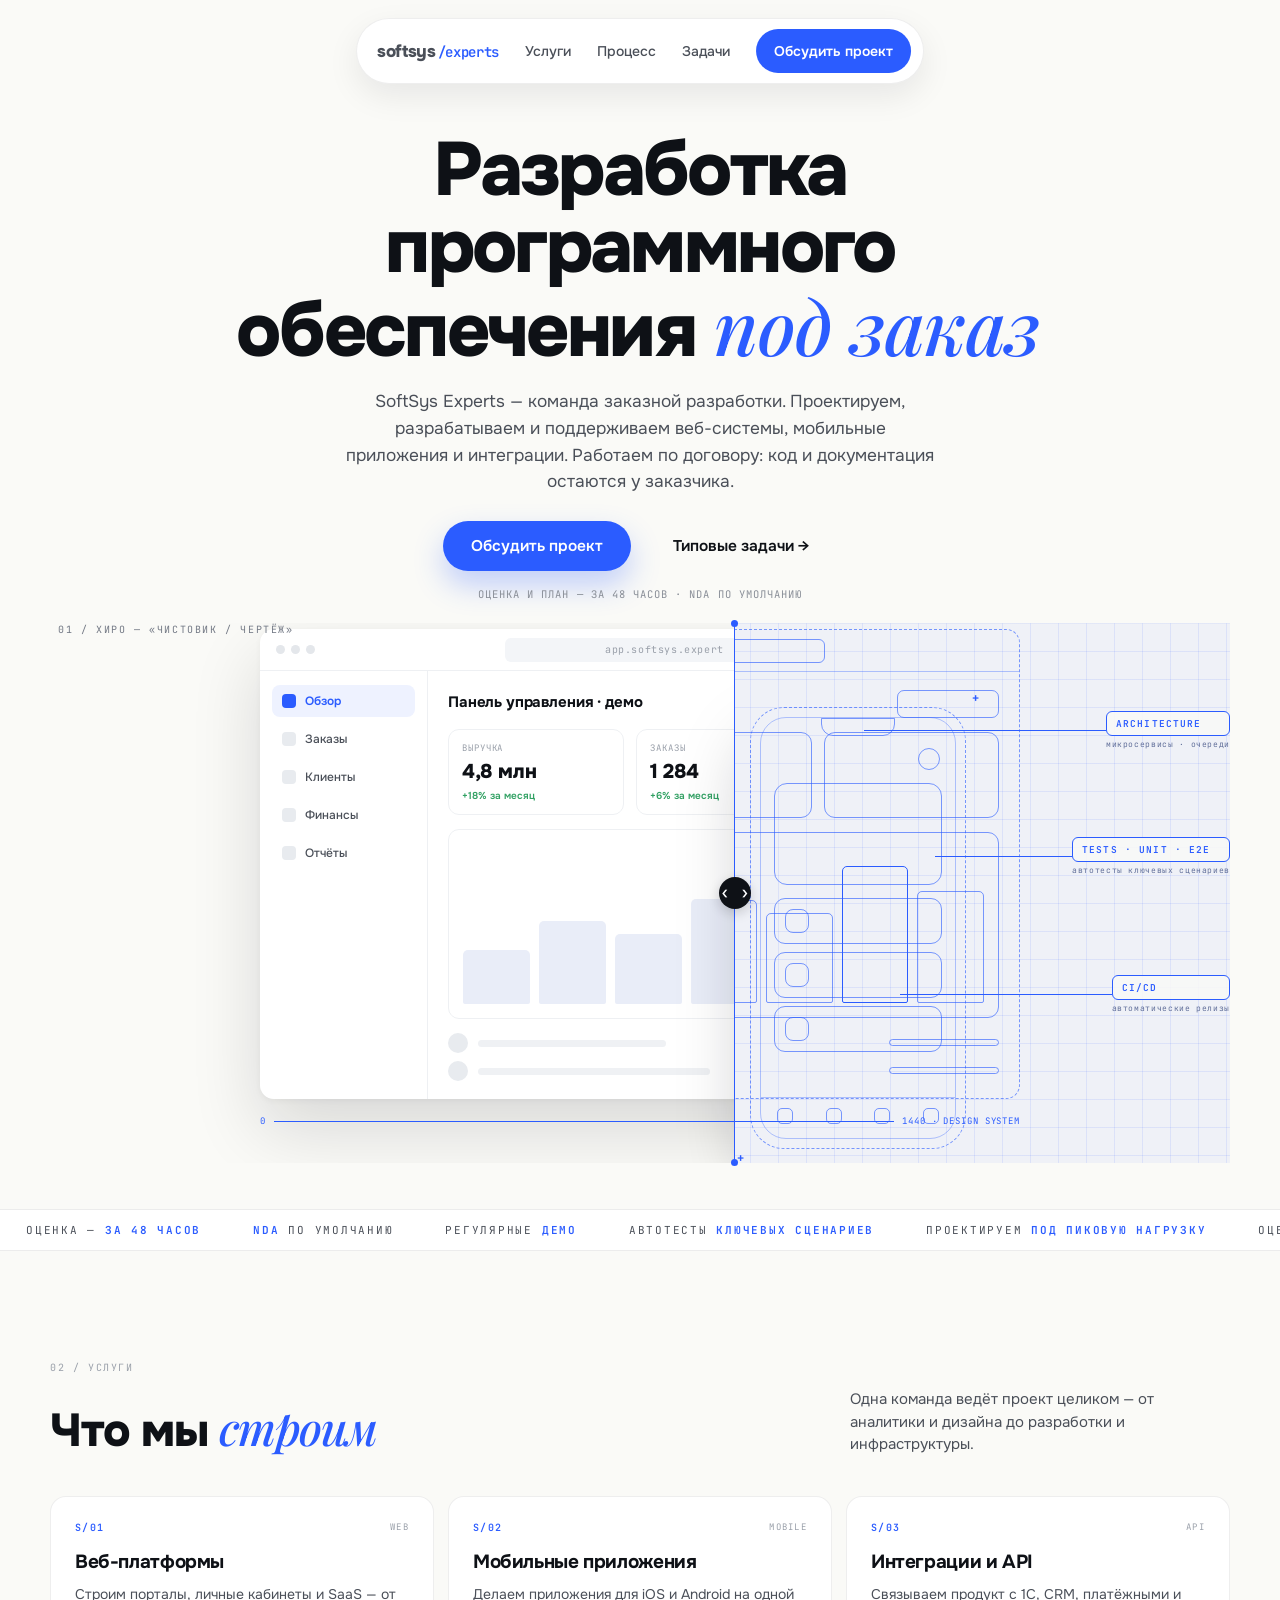
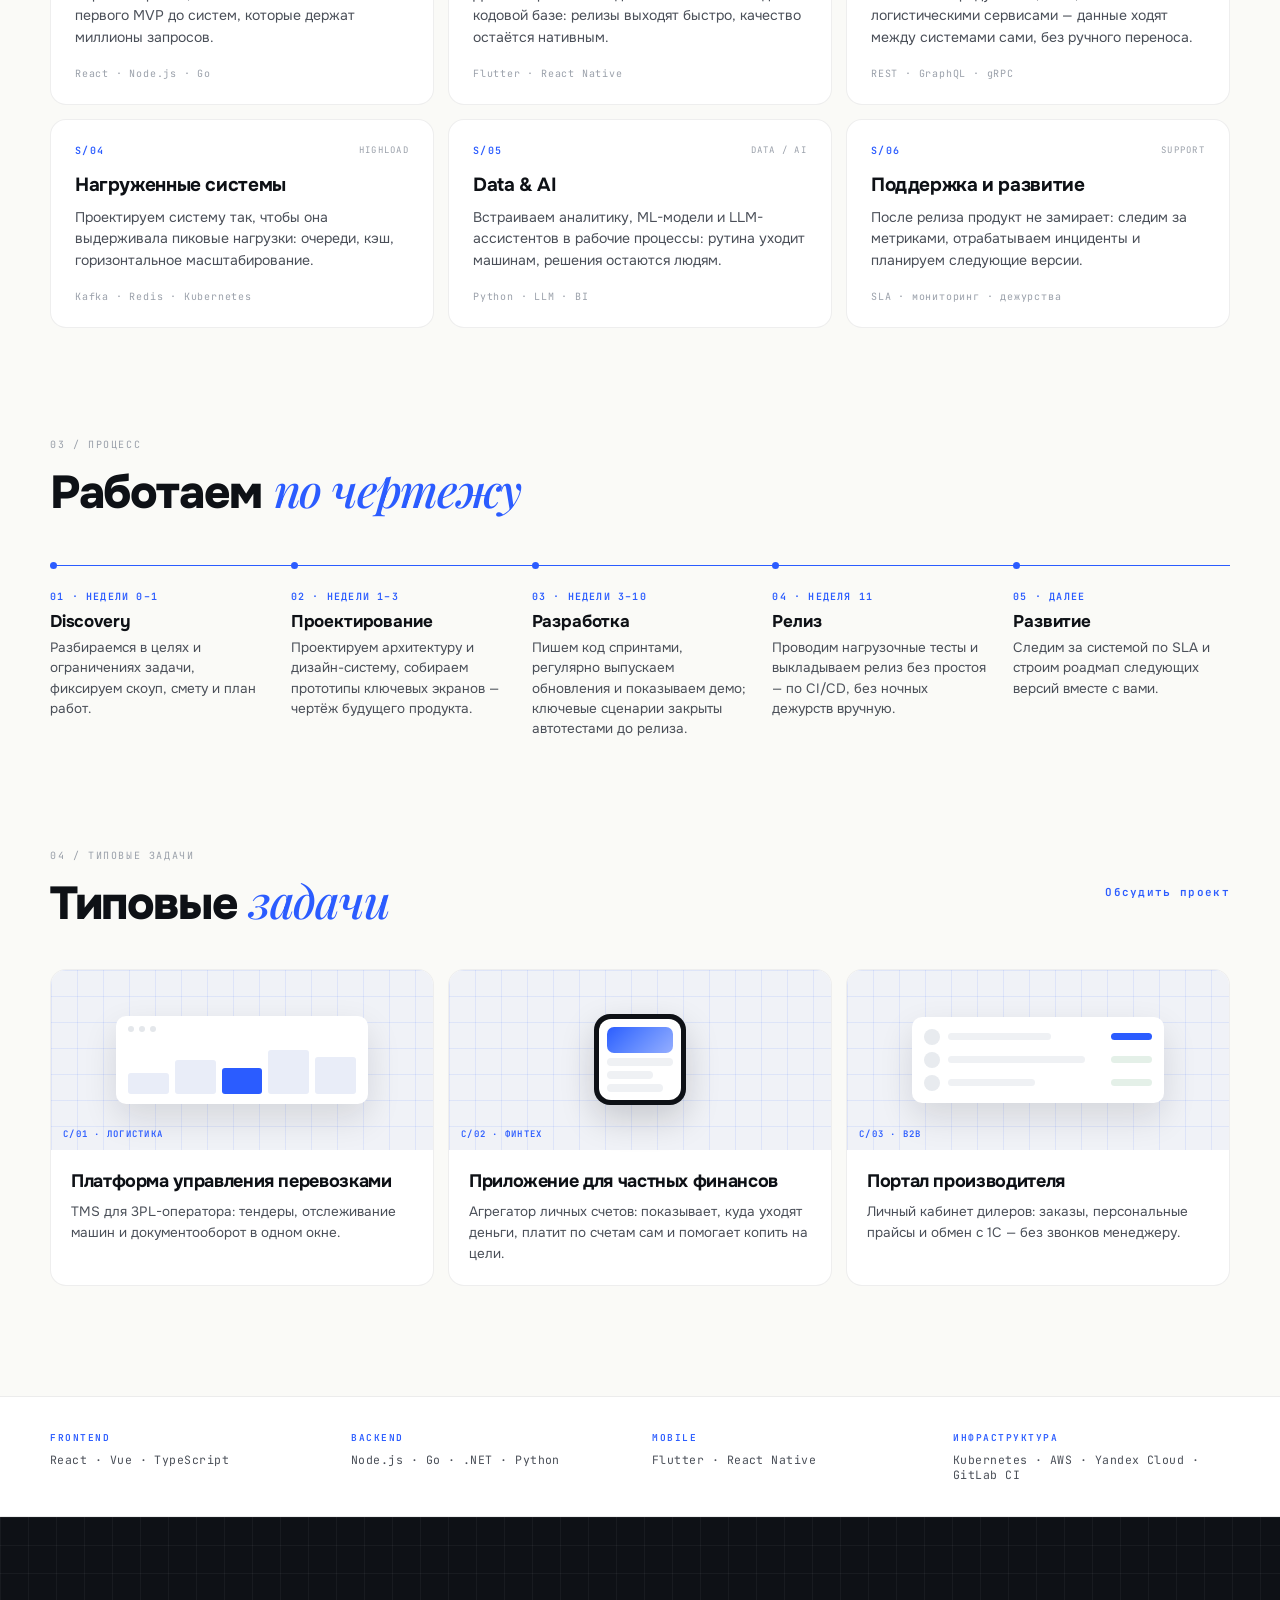
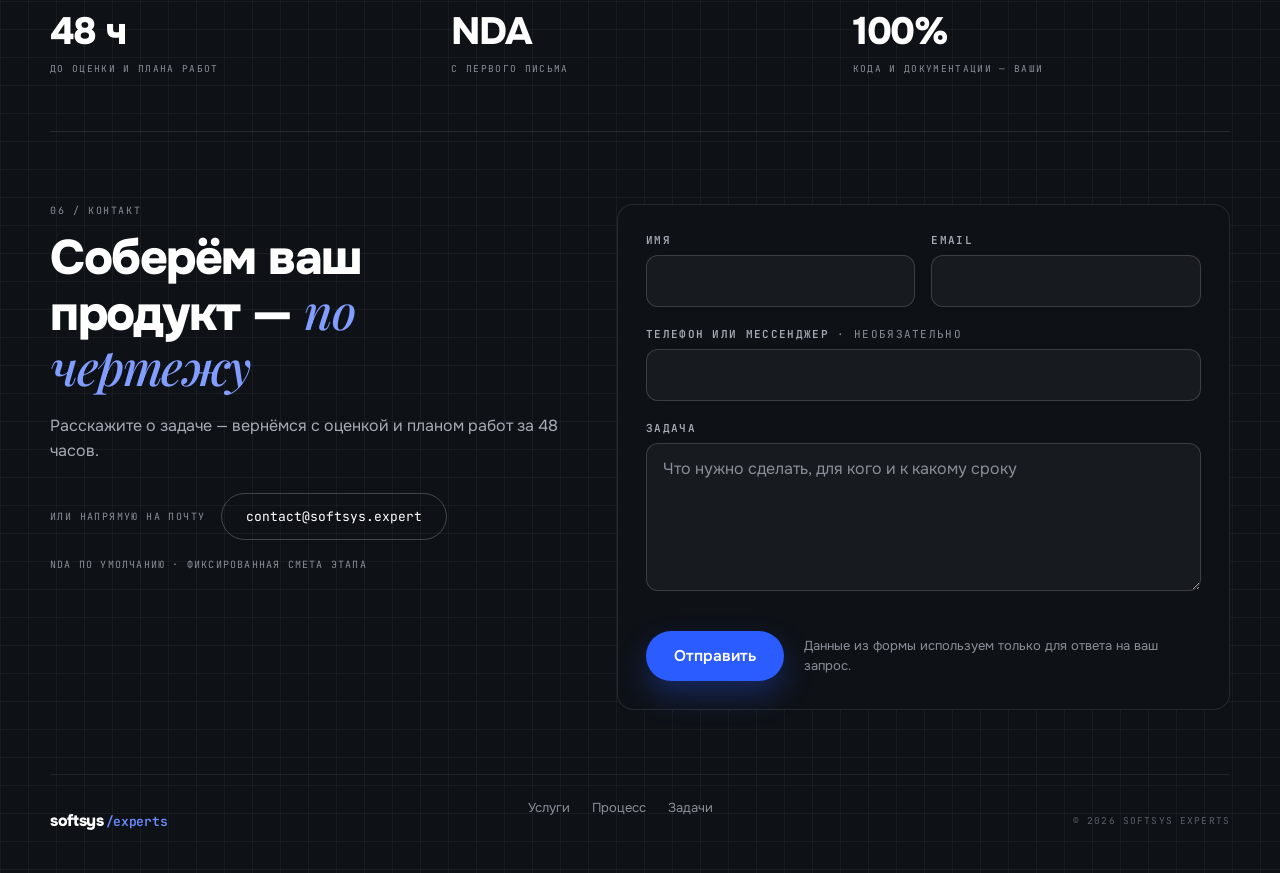
<file: index.html>
<!doctype html>
<html lang="ru">
<head>
<meta charset="UTF-8">
<meta name="viewport" content="width=device-width,initial-scale=1">
<link rel="icon" type="image/svg+xml" href="/favicon.svg">
<!--seo:start-->
<title>Заказная разработка сайтов и приложений — SoftSys Experts</title>
<meta name="description" content="Разрабатываем веб-платформы, мобильные приложения и интеграции: от проектирования и архитектуры до релиза и поддержки. Обсудите проект с SoftSys Experts.">
<meta name="robots" content="index,follow,max-image-preview:large">
<link rel="canonical" href="https://softsys.expert/">

<meta name="theme-color" content="#FAFAF7">
<meta property="og:type" content="website">
<meta property="og:site_name" content="SoftSys Experts">
<meta property="og:title" content="Заказная разработка сайтов и приложений — SoftSys Experts">
<meta property="og:description" content="Разрабатываем веб-платформы, мобильные приложения и интеграции: от проектирования и архитектуры до релиза и поддержки. Обсудите проект с SoftSys Experts.">
<meta property="og:url" content="https://softsys.expert/">
<meta property="og:locale" content="ru_RU">
<meta property="og:image" content="https://softsys.expert/og-image.png">
<meta property="og:image:width" content="1200">
<meta property="og:image:height" content="630">
<meta property="og:image:alt" content="SoftSys Experts">
<meta name="twitter:card" content="summary_large_image">
<meta name="twitter:title" content="Заказная разработка сайтов и приложений — SoftSys Experts">
<meta name="twitter:description" content="Разрабатываем веб-платформы, мобильные приложения и интеграции: от проектирования и архитектуры до релиза и поддержки. Обсудите проект с SoftSys Experts.">
<meta name="twitter:image" content="https://softsys.expert/og-image.png">
<script type="application/ld+json">{"@context":"https://schema.org","@graph":[{"@type":"Organization","@id":"https://softsys.expert/#organization","name":"SoftSys Experts","url":"https://softsys.expert/","email":"contact@softsys.expert"},{"@type":"WebSite","@id":"https://softsys.expert/#website","name":"SoftSys Experts","url":"https://softsys.expert/","inLanguage":["ru"],"publisher":{"@id":"https://softsys.expert/#organization"}},{"@type":"WebPage","@id":"https://softsys.expert/","url":"https://softsys.expert/","name":"Заказная разработка сайтов и приложений — SoftSys Experts","description":"Разрабатываем веб-платформы, мобильные приложения и интеграции: от проектирования и архитектуры до релиза и поддержки. Обсудите проект с SoftSys Experts.","inLanguage":"ru","isPartOf":{"@id":"https://softsys.expert/#website"},"about":{"@id":"https://softsys.expert/#organization"}}]}</script><!--seo:end-->
  <script type="module" crossorigin src="/assets/index-CuF5w-xs.js"></script>
  <link rel="stylesheet" crossorigin href="/assets/index-D2ncwZIj.css">
</head>
<body>
<div id="app"><!--[--><a class="skip-link" href="#main">К содержанию</a><header class="site-header"><nav class="site-nav" aria-label="Основная навигация"><a class="brand" href="#top">softsys<span>/experts</span></a><button class="menu-toggle" type="button" aria-label="Меню" aria-expanded="false" aria-controls="primary-menu"><span></span><span></span></button><div id="primary-menu" class="nav-links"><a href="#services">Услуги</a><a href="#process">Процесс</a><a href="#cases">Задачи</a><a class="nav-cta" href="#contact">Обсудить проект</a></div></nav></header><main id="main"><section id="top" class="page-section hero d12"><div class="d13 hero-intro"><h1 class="reveal d14"> Разработка программного<br>обеспечения <span class="d15">под заказ</span></h1><p class="reveal d16"> SoftSys Experts — команда заказной разработки. Проектируем, разрабатываем и поддерживаем веб-системы, мобильные приложения и интеграции. Работаем по договору: код и документация остаются у заказчика. </p><div class="actions reveal d17"><a href="#contact" class="d18 d19">Обсудить проект</a><a href="#cases" class="d20 d21">Типовые задачи →</a></div><div class="reveal d22"> ОЦЕНКА И ПЛАН — ЗА 48 ЧАСОВ · NDA ПО УМОЛЧАНИЮ </div></div><div class="reveal d23"><div class="comparison" style="--cut:84%;--scale:1;"><div class="comparison-art" aria-hidden="true"><div class="comparison-canvas"><div id="real" class="comparison-scene"><!--[--><div class="browser d26"><div class="b-head d27"><div class="traffic d28"><i class="d29"></i><i class="d30"></i><i class="d31"></i></div><div class="urlbar d32"> app.softsys.expert </div></div><div class="d33"><div class="side d34"><div class="s-item s-on d35"><i class="d36"></i>Обзор </div><div class="s-item d37"><i class="d38"></i>Заказы </div><div class="s-item d39"><i class="d40"></i>Клиенты </div><div class="s-item d41"><i class="d42"></i>Финансы </div><div class="s-item d43"><i class="d44"></i>Отчёты </div></div><div class="d45"><div class="d46"><b class="d47">Панель управления · демо</b><span class="chipbtn d48">+ Новый заказ</span></div><div class="d49"><div class="card d50"><span class="d51">ВЫРУЧКА</span><span class="d52">4,8 млн</span><span class="d53">+18% за месяц</span></div><div class="card d54"><span class="d55">ЗАКАЗЫ</span><span class="d56">1 284</span><span class="d57">+6% за месяц</span></div><div class="card d58"><span class="d59">КОНВЕРСИЯ</span><span class="d60">3,9%</span><span class="d61">+0,4 п.п.</span></div></div><div class="chart d62"><div class="bar d63"></div><div class="bar d64"></div><div class="bar d65"></div><div class="bar d66"></div><div class="bar d67"></div><div class="bar bar-hl d68"></div><div class="bar d69"></div></div><div class="d70"><div class="d71"><span class="row-av d72"></span><span class="ln d73"></span><span class="ln d74"></span></div><div class="d75"><span class="row-av d76"></span><span class="ln d77"></span><span class="ln d78"></span></div></div></div></div></div><div class="phone d79"><div class="p-screen d80"><div class="p-notch d81"></div><div class="d82"><b class="d83">Мои финансы</b><span class="p-bell d84"></span></div><div class="p-hero d85"><div class="d86"> БАЛАНС · ДЕМО </div><div class="d87"> 128 400 ₽ </div><div class="d88"><i class="d89"></i><i class="d90"></i><i class="d91"></i><i class="d92"></i><i class="d93"></i><i class="d94"></i><i class="d95"></i></div></div><div class="d96"><div class="p-item d97"><i class="d98"></i><span class="d99"><b class="d100">Продукты</b><span class="d101">Сегодня, 14:02</span></span><span class="d102">−1 240</span></div><div class="p-item d103"><i class="d104"></i><span class="d105"><b class="d106">Зарплата</b><span class="d107">Вчера</span></span><span class="d108">+86 000</span></div><div class="p-item d109"><i class="d110"></i><span class="d111"><b class="d112">Подписки</b><span class="d113">26 июля</span></span><span class="d114">−499</span></div></div><div class="p-tab d115"><i class="d116"></i><i class="d117"></i><i class="d118"></i><i class="d119"></i></div></div></div><!--]--></div><div class="wire-grid"></div><div id="wire" class="comparison-scene"><!--[--><div class="browser d26"><div class="b-head d27"><div class="traffic d28"><i class="d29"></i><i class="d30"></i><i class="d31"></i></div><div class="urlbar d32"> app.softsys.expert </div></div><div class="d33"><div class="side d34"><div class="s-item s-on d35"><i class="d36"></i>Обзор </div><div class="s-item d37"><i class="d38"></i>Заказы </div><div class="s-item d39"><i class="d40"></i>Клиенты </div><div class="s-item d41"><i class="d42"></i>Финансы </div><div class="s-item d43"><i class="d44"></i>Отчёты </div></div><div class="d45"><div class="d46"><b class="d47">Панель управления · демо</b><span class="chipbtn d48">+ Новый заказ</span></div><div class="d49"><div class="card d50"><span class="d51">ВЫРУЧКА</span><span class="d52">4,8 млн</span><span class="d53">+18% за месяц</span></div><div class="card d54"><span class="d55">ЗАКАЗЫ</span><span class="d56">1 284</span><span class="d57">+6% за месяц</span></div><div class="card d58"><span class="d59">КОНВЕРСИЯ</span><span class="d60">3,9%</span><span class="d61">+0,4 п.п.</span></div></div><div class="chart d62"><div class="bar d63"></div><div class="bar d64"></div><div class="bar d65"></div><div class="bar d66"></div><div class="bar d67"></div><div class="bar bar-hl d68"></div><div class="bar d69"></div></div><div class="d70"><div class="d71"><span class="row-av d72"></span><span class="ln d73"></span><span class="ln d74"></span></div><div class="d75"><span class="row-av d76"></span><span class="ln d77"></span><span class="ln d78"></span></div></div></div></div></div><div class="phone d79"><div class="p-screen d80"><div class="p-notch d81"></div><div class="d82"><b class="d83">Мои финансы</b><span class="p-bell d84"></span></div><div class="p-hero d85"><div class="d86"> БАЛАНС · ДЕМО </div><div class="d87"> 128 400 ₽ </div><div class="d88"><i class="d89"></i><i class="d90"></i><i class="d91"></i><i class="d92"></i><i class="d93"></i><i class="d94"></i><i class="d95"></i></div></div><div class="d96"><div class="p-item d97"><i class="d98"></i><span class="d99"><b class="d100">Продукты</b><span class="d101">Сегодня, 14:02</span></span><span class="d102">−1 240</span></div><div class="p-item d103"><i class="d104"></i><span class="d105"><b class="d106">Зарплата</b><span class="d107">Вчера</span></span><span class="d108">+86 000</span></div><div class="p-item d109"><i class="d110"></i><span class="d111"><b class="d112">Подписки</b><span class="d113">26 июля</span></span><span class="d114">−499</span></div></div><div class="p-tab d115"><i class="d116"></i><i class="d117"></i><i class="d118"></i><i class="d119"></i></div></div></div><!--]--></div><div class="drawing-label"> 01 / ХИРО — «ЧИСТОВИК / ЧЕРТЁЖ» </div><div class="annotation annotation-one"><i></i><div><b>ARCHITECTURE</b><span>микросервисы · очереди</span></div></div><div class="annotation annotation-two"><i></i><div><b>TESTS · UNIT · E2E</b><span>автотесты ключевых сценариев</span></div></div><div class="annotation annotation-three"><i></i><div><b>CI/CD</b><span>автоматические релизы</span></div></div><div class="comparison-dim"> 0 <i></i> 1440 · DESIGN SYSTEM </div></div></div><div class="comparison-divider"><button type="button" role="slider" aria-label="Граница между продуктом и чертежом" aria-valuemin="16" aria-valuemax="84" aria-valuenow="84" aria-valuetext="84% — чистовик" class="comparison-handle"><span aria-hidden="true">‹ ›</span></button></div></div></div><div class="d152"><div class="d153"><span class="d154">ОЦЕНКА — <b class="d155">ЗА 48 ЧАСОВ</b></span><span class="d156"><b class="d157">NDA</b> ПО УМОЛЧАНИЮ</span><span class="d158">РЕГУЛЯРНЫЕ <b class="d159">ДЕМО</b></span><span class="d160">АВТОТЕСТЫ <b class="d161">КЛЮЧЕВЫХ СЦЕНАРИЕВ</b></span><span class="d162">ПРОЕКТИРУЕМ <b class="d163">ПОД ПИКОВУЮ НАГРУЗКУ</b></span><span class="d164">ОЦЕНКА — <b class="d165">ЗА 48 ЧАСОВ</b></span><span class="d166"><b class="d167">NDA</b> ПО УМОЛЧАНИЮ</span><span class="d168">РЕГУЛЯРНЫЕ <b class="d169">ДЕМО</b></span><span class="d170">АВТОТЕСТЫ <b class="d171">КЛЮЧЕВЫХ СЦЕНАРИЕВ</b></span><span class="d172">ПРОЕКТИРУЕМ <b class="d173">ПОД ПИКОВУЮ НАГРУЗКУ</b></span></div></div></section><section id="services" class="page-section d174"><div class="d175"> 02 / УСЛУГИ </div><div class="section-heading d176"><h2 class="d177"> Что мы <span class="d178">строим</span></h2><p class="d179"> Одна команда ведёт проект целиком — от аналитики и дизайна до разработки и инфраструктуры. </p></div><div class="responsive-grid d180"><div class="d181 d182"><div class="d183"><span class="d184">S/01</span><span class="d185">WEB</span></div><b class="d186">Веб-платформы</b><p class="d187"> Строим порталы, личные кабинеты и SaaS — от первого MVP до систем, которые держат миллионы запросов. </p><div class="d188"> React · Node.js · Go </div></div><div class="d189 d190"><div class="d191"><span class="d192">S/02</span><span class="d193">MOBILE</span></div><b class="d194">Мобильные приложения</b><p class="d195"> Делаем приложения для iOS и Android на одной кодовой базе: релизы выходят быстро, качество остаётся нативным. </p><div class="d196"> Flutter · React Native </div></div><div class="d197 d198"><div class="d199"><span class="d200">S/03</span><span class="d201">API</span></div><b class="d202">Интеграции и API</b><p class="d203"> Связываем продукт с 1С, CRM, платёжными и логистическими сервисами — данные ходят между системами сами, без ручного переноса. </p><div class="d204"> REST · GraphQL · gRPC </div></div><div class="d205 d206"><div class="d207"><span class="d208">S/04</span><span class="d209">HIGHLOAD</span></div><b class="d210">Нагруженные системы</b><p class="d211"> Проектируем систему так, чтобы она выдерживала пиковые нагрузки: очереди, кэш, горизонтальное масштабирование. </p><div class="d212"> Kafka · Redis · Kubernetes </div></div><div class="d213 d214"><div class="d215"><span class="d216">S/05</span><span class="d217">DATA / AI</span></div><b class="d218">Data &amp; AI</b><p class="d219"> Встраиваем аналитику, ML-модели и LLM-ассистентов в рабочие процессы: рутина уходит машинам, решения остаются людям. </p><div class="d220"> Python · LLM · BI </div></div><div class="d221 d222"><div class="d223"><span class="d224">S/06</span><span class="d225">SUPPORT</span></div><b class="d226">Поддержка и развитие</b><p class="d227"> После релиза продукт не замирает: следим за метриками, отрабатываем инциденты и планируем следующие версии. </p><div class="d228"> SLA · мониторинг · дежурства </div></div></div></section><section id="process" class="page-section d229"><div class="d230"> 03 / ПРОЦЕСС </div><h2 class="d231"> Работаем <span class="d232">по чертежу</span></h2><div class="d233"><div class="responsive-grid d234"><div class="d235 d236"><div class="d237"> 01 · НЕДЕЛИ 0–1 </div><b class="d238">Discovery</b><p class="d239"> Разбираемся в целях и ограничениях задачи, фиксируем скоуп, смету и план работ. </p></div><div class="d240 d241"><div class="d242"> 02 · НЕДЕЛИ 1–3 </div><b class="d243">Проектирование</b><p class="d244"> Проектируем архитектуру и дизайн-систему, собираем прототипы ключевых экранов — чертёж будущего продукта. </p></div><div class="d245 d246"><div class="d247"> 03 · НЕДЕЛИ 3–10 </div><b class="d248">Разработка</b><p class="d249"> Пишем код спринтами, регулярно выпускаем обновления и показываем демо; ключевые сценарии закрыты автотестами до релиза. </p></div><div class="d250 d251"><div class="d252"> 04 · НЕДЕЛЯ 11 </div><b class="d253">Релиз</b><p class="d254"> Проводим нагрузочные тесты и выкладываем релиз без простоя — по CI/CD, без ночных дежурств вручную. </p></div><div class="d255 d256"><div class="d257"> 05 · ДАЛЕЕ </div><b class="d258">Развитие</b><p class="d259"> Следим за системой по SLA и строим роадмап следующих версий вместе с вами. </p></div></div></div></section><section id="cases" class="page-section d260"><div class="d261"> 04 / ТИПОВЫЕ ЗАДАЧИ </div><div class="section-heading actions d262"><h2 class="d263"> Типовые <span class="d264">задачи</span></h2><a href="#contact" class="d265 d266">Обсудить проект</a></div><div class="responsive-grid d267"><div class="d268"><div class="d269"><div class="d270"><div class="d271"><i class="d272"></i><i class="d273"></i><i class="d274"></i></div><div class="d275"><i class="d276"></i><i class="d277"></i><i class="d278"></i><i class="d279"></i><i class="d280"></i></div></div><span class="d281">C/01 · ЛОГИСТИКА</span></div><div class="d282"><h3 class="d283"> Платформа управления перевозками </h3><p class="d284"> TMS для 3PL-оператора: тендеры, отслеживание машин и документооборот в одном окне. </p></div></div><div class="d292"><div class="d293"><div class="d294"><div class="d295"><div class="d296"></div><div class="d297"></div><div class="d298"></div><div class="d299"></div></div></div><span class="d300">C/02 · ФИНТЕХ</span></div><div class="d301"><h3 class="d302"> Приложение для частных финансов </h3><p class="d303"> Агрегатор личных счетов: показывает, куда уходят деньги, платит по счетам сам и помогает копить на цели. </p></div></div><div class="d311"><div class="d312"><div class="d313"><div class="d314"><i class="d315"></i><i class="d316"></i><i class="d317"></i></div><div class="d318"><i class="d319"></i><i class="d320"></i><i class="d321"></i></div><div class="d322"><i class="d323"></i><i class="d324"></i><i class="d325"></i></div></div><span class="d326">C/03 · B2B</span></div><div class="d327"><h3 class="d328"> Портал производителя </h3><p class="d329"> Личный кабинет дилеров: заказы, персональные прайсы и обмен с 1С — без звонков менеджеру. </p></div></div></div></section><section class="page-section d337"><div class="responsive-grid d338"><div><div class="d339"> FRONTEND </div><div class="d340"> React · Vue · TypeScript </div></div><div><div class="d341"> BACKEND </div><div class="d342"> Node.js · Go · .NET · Python </div></div><div><div class="d343"> MOBILE </div><div class="d344"> Flutter · React Native </div></div><div><div class="d345"> ИНФРАСТРУКТУРА </div><div class="d346"> Kubernetes · AWS · Yandex Cloud · GitLab CI </div></div></div></section><section id="contact" class="page-section d347"><div class="d348"><div class="responsive-grid d349"><div><b class="d350">48 ч</b><div class="d351"> ДО ОЦЕНКИ И ПЛАНА РАБОТ </div></div><div><b class="d352">NDA</b><div class="d353"> С ПЕРВОГО ПИСЬМА </div></div><div><b class="d356">100%</b><div class="d357"> КОДА И ДОКУМЕНТАЦИИ — ВАШИ </div></div></div><div class="d358"></div><div class="d359 contact-body"><div class="contact-intro"><div class="d360"> 06 / КОНТАКТ </div><h2 class="d361"> Соберём ваш продукт — <span class="d362">по чертежу</span></h2><p class="d363"> Расскажите о задаче — вернёмся с оценкой и планом работ за 48 часов. </p><div class="actions d364 contact-direct"><span class="contact-direct-label">ИЛИ НАПРЯМУЮ НА ПОЧТУ</span><a href="mailto:contact@softsys.expert" class="d367 d368">contact@softsys.expert</a></div><div class="d369"> NDA ПО УМОЛЧАНИЮ · ФИКСИРОВАННАЯ СМЕТА ЭТАПА </div></div><div class="contact-form-wrap" aria-live="polite"><!----><form class="contact-form" aria-label="Форма заявки" style=""><div class="field"><label for="contact-name">Имя</label><input id="contact-name" value="" name="name" type="text" autocomplete="name" maxlength="100" required></div><div class="field"><label for="contact-email">Email</label><input id="contact-email" value="" name="email" type="email" autocomplete="email" maxlength="200" required></div><div class="field wide"><label for="contact-phone">Телефон или мессенджер <span class="optional">· необязательно</span></label><input id="contact-phone" value="" name="phone" type="text" autocomplete="tel" maxlength="60"></div><div class="field wide"><label for="contact-message">Задача</label><textarea id="contact-message" name="message" rows="5" minlength="2" maxlength="5000" placeholder="Что нужно сделать, для кого и к какому сроку" required></textarea></div><div class="hp" aria-hidden="true"><label for="contact-website">Website</label><input id="contact-website" value="" name="website" type="text" tabindex="-1" autocomplete="off"></div><div class="captcha wide"></div><!----><!----><div class="form-foot wide"><button class="form-btn form-btn-primary" type="submit">Отправить</button><p class="form-consent">Данные из формы используем только для ответа на ваш запрос.</p></div></form></div></div><div class="d370"><div class="d371"> softsys<span class="d372">/experts</span></div><div class="actions d373"><a href="#services" class="d374 d375">Услуги</a><a href="#process" class="d376 d377">Процесс</a><a href="#cases" class="d378 d379">Задачи</a></div><div class="d380"> © 2026 SOFTSYS EXPERTS </div></div></div></section></main><!--]--></div>
<!-- Cloudflare Web Analytics --><script type="module" src="https://static.cloudflareinsights.com/beacon.min.js" data-cf-beacon='{"token": "63a14eea28d84f3ea222655a5a74d39d"}'></script><!-- End Cloudflare Web Analytics -->
</body>
</html>
</file>
<file: assets/index-D2ncwZIj.css>
@font-face{font-family:Onest Variable;font-style:normal;font-display:swap;font-weight:100 900;src:url(/assets/onest-cyrillic-ext-wght-normal-DOFToQv1.woff2)format("woff2-variations");unicode-range:U+460-52F,U+1C80-1C8A,U+20B4,U+2DE0-2DFF,U+A640-A69F,U+FE2E-FE2F}@font-face{font-family:Onest Variable;font-style:normal;font-display:swap;font-weight:100 900;src:url(/assets/onest-cyrillic-wght-normal-DayYxulF.woff2)format("woff2-variations");unicode-range:U+301,U+400-45F,U+490-491,U+4B0-4B1,U+2116}@font-face{font-family:Onest Variable;font-style:normal;font-display:swap;font-weight:100 900;src:url(/assets/onest-math-wght-normal-Bl4ZGkZl.woff2)format("woff2-variations");unicode-range:U+302-303,U+305,U+307-308,U+310,U+312,U+315,U+31A,U+326-327,U+32C,U+32F-330,U+332-333,U+338,U+33A,U+346,U+34D,U+391-3A1,U+3A3-3A9,U+3B1-3C9,U+3D1,U+3D5-3D6,U+3F0-3F1,U+3F4-3F5,U+2016-2017,U+2034-2038,U+203C,U+2040,U+2043,U+2047,U+2050,U+2057,U+205F,U+2070-2071,U+2074-208E,U+2090-209C,U+20D0-20DC,U+20E1,U+20E5-20EF,U+2100-2112,U+2114-2115,U+2117-2121,U+2123-214F,U+2190,U+2192,U+2194-21AE,U+21B0-21E5,U+21F1-21F2,U+21F4-2211,U+2213-2214,U+2216-22FF,U+2308-230B,U+2310,U+2319,U+231C-2321,U+2336-237A,U+237C,U+2395,U+239B-23B7,U+23D0,U+23DC-23E1,U+2474-2475,U+25AF,U+25B3,U+25B7,U+25BD,U+25C1,U+25CA,U+25CC,U+25FB,U+266D-266F,U+27C0-27FF,U+2900-2AFF,U+2B0E-2B11,U+2B30-2B4C,U+2BFE,U+3030,U+FF5B,U+FF5D,U+1D400-1D7FF,U+1EE??}@font-face{font-family:Onest Variable;font-style:normal;font-display:swap;font-weight:100 900;src:url(/assets/onest-symbols-wght-normal-DxQzqQfC.woff2)format("woff2-variations");unicode-range:U+1-C,U+E-1F,U+7F-9F,U+20DD-20E0,U+20E2-20E4,U+2150-218F,U+2190,U+2192,U+2194-2199,U+21AF,U+21E6-21F0,U+21F3,U+2218-2219,U+2299,U+22C4-22C6,U+2300-243F,U+2440-244A,U+2460-24FF,U+25A0-27BF,U+28??,U+2921-2922,U+2981,U+29BF,U+29EB,U+2B??,U+4DC0-4DFF,U+FFF9-FFFB,U+10140-1018E,U+10190-1019C,U+101A0,U+101D0-101FD,U+102E0-102FB,U+10E60-10E7E,U+1D2C0-1D2D3,U+1D2E0-1D37F,U+1F0??,U+1F100-1F1AD,U+1F1E6-1F1FF,U+1F30D-1F30F,U+1F315,U+1F31C,U+1F31E,U+1F320-1F32C,U+1F336,U+1F378,U+1F37D,U+1F382,U+1F393-1F39F,U+1F3A7-1F3A8,U+1F3AC-1F3AF,U+1F3C2,U+1F3C4-1F3C6,U+1F3CA-1F3CE,U+1F3D4-1F3E0,U+1F3ED,U+1F3F1-1F3F3,U+1F3F5-1F3F7,U+1F408,U+1F415,U+1F41F,U+1F426,U+1F43F,U+1F441-1F442,U+1F444,U+1F446-1F449,U+1F44C-1F44E,U+1F453,U+1F46A,U+1F47D,U+1F4A3,U+1F4B0,U+1F4B3,U+1F4B9,U+1F4BB,U+1F4BF,U+1F4C8-1F4CB,U+1F4D6,U+1F4DA,U+1F4DF,U+1F4E3-1F4E6,U+1F4EA-1F4ED,U+1F4F7,U+1F4F9-1F4FB,U+1F4FD-1F4FE,U+1F503,U+1F507-1F50B,U+1F50D,U+1F512-1F513,U+1F53E-1F54A,U+1F54F-1F5FA,U+1F610,U+1F650-1F67F,U+1F687,U+1F68D,U+1F691,U+1F694,U+1F698,U+1F6AD,U+1F6B2,U+1F6B9-1F6BA,U+1F6BC,U+1F6C6-1F6CF,U+1F6D3-1F6D7,U+1F6E0-1F6EA,U+1F6F0-1F6F3,U+1F6F7-1F6FC,U+1F7??,U+1F800-1F80B,U+1F810-1F847,U+1F850-1F859,U+1F860-1F887,U+1F890-1F8AD,U+1F8B0-1F8BB,U+1F8C0-1F8C1,U+1F900-1F90B,U+1F93B,U+1F946,U+1F984,U+1F996,U+1F9E9,U+1FA00-1FA6F,U+1FA70-1FA7C,U+1FA80-1FA89,U+1FA8F-1FAC6,U+1FACE-1FADC,U+1FADF-1FAE9,U+1FAF0-1FAF8,U+1FB??}@font-face{font-family:Onest Variable;font-style:normal;font-display:swap;font-weight:100 900;src:url(/assets/onest-vietnamese-wght-normal-BBxOatbv.woff2)format("woff2-variations");unicode-range:U+102-103,U+110-111,U+128-129,U+168-169,U+1A0-1A1,U+1AF-1B0,U+300-301,U+303-304,U+308-309,U+323,U+329,U+1EA0-1EF9,U+20AB}@font-face{font-family:Onest Variable;font-style:normal;font-display:swap;font-weight:100 900;src:url(/assets/onest-latin-ext-wght-normal-QAhDxQuo.woff2)format("woff2-variations");unicode-range:U+100-2BA,U+2BD-2C5,U+2C7-2CC,U+2CE-2D7,U+2DD-2FF,U+304,U+308,U+329,U+1D00-1DBF,U+1E00-1E9F,U+1EF2-1EFF,U+2020,U+20A0-20AB,U+20AD-20C0,U+2113,U+2C60-2C7F,U+A720-A7FF}@font-face{font-family:Onest Variable;font-style:normal;font-display:swap;font-weight:100 900;src:url(/assets/onest-latin-wght-normal-Dun_Rd-l.woff2)format("woff2-variations");unicode-range:U+??,U+131,U+152-153,U+2BB-2BC,U+2C6,U+2DA,U+2DC,U+304,U+308,U+329,U+2000-206F,U+20AC,U+2122,U+2191,U+2193,U+2212,U+2215,U+FEFF,U+FFFD}@font-face{font-family:Playfair Display Variable;font-style:normal;font-display:swap;font-weight:400 900;src:url(/assets/playfair-display-cyrillic-wght-normal-5WvUvBgz.woff2)format("woff2-variations");unicode-range:U+301,U+400-45F,U+490-491,U+4B0-4B1,U+2116}@font-face{font-family:Playfair Display Variable;font-style:normal;font-display:swap;font-weight:400 900;src:url(/assets/playfair-display-vietnamese-wght-normal-Cabi7G8-.woff2)format("woff2-variations");unicode-range:U+102-103,U+110-111,U+128-129,U+168-169,U+1A0-1A1,U+1AF-1B0,U+300-301,U+303-304,U+308-309,U+323,U+329,U+1EA0-1EF9,U+20AB}@font-face{font-family:Playfair Display Variable;font-style:normal;font-display:swap;font-weight:400 900;src:url(/assets/playfair-display-latin-ext-wght-normal-CT1r92Rl.woff2)format("woff2-variations");unicode-range:U+100-2BA,U+2BD-2C5,U+2C7-2CC,U+2CE-2D7,U+2DD-2FF,U+304,U+308,U+329,U+1D00-1DBF,U+1E00-1E9F,U+1EF2-1EFF,U+2020,U+20A0-20AB,U+20AD-20C0,U+2113,U+2C60-2C7F,U+A720-A7FF}@font-face{font-family:Playfair Display Variable;font-style:normal;font-display:swap;font-weight:400 900;src:url(/assets/playfair-display-latin-wght-normal-BOwq7MWX.woff2)format("woff2-variations");unicode-range:U+??,U+131,U+152-153,U+2BB-2BC,U+2C6,U+2DA,U+2DC,U+304,U+308,U+329,U+2000-206F,U+20AC,U+2122,U+2191,U+2193,U+2212,U+2215,U+FEFF,U+FFFD}@font-face{font-family:JetBrains Mono Variable;font-style:normal;font-display:swap;font-weight:100 800;src:url([data-uri])format("woff2-variations");unicode-range:U+460-52F,U+1C80-1C8A,U+20B4,U+2DE0-2DFF,U+A640-A69F,U+FE2E-FE2F}@font-face{font-family:JetBrains Mono Variable;font-style:normal;font-display:swap;font-weight:100 800;src:url(/assets/jetbrains-mono-cyrillic-wght-normal-D73BlboJ.woff2)format("woff2-variations");unicode-range:U+301,U+400-45F,U+490-491,U+4B0-4B1,U+2116}@font-face{font-family:JetBrains Mono Variable;font-style:normal;font-display:swap;font-weight:100 800;src:url(/assets/jetbrains-mono-greek-wght-normal-Bw9x6K1M.woff2)format("woff2-variations");unicode-range:U+370-377,U+37A-37F,U+384-38A,U+38C,U+38E-3A1,U+3A3-3FF}@font-face{font-family:JetBrains Mono Variable;font-style:normal;font-display:swap;font-weight:100 800;src:url(/assets/jetbrains-mono-vietnamese-wght-normal-Bt-aOZkq.woff2)format("woff2-variations");unicode-range:U+102-103,U+110-111,U+128-129,U+168-169,U+1A0-1A1,U+1AF-1B0,U+300-301,U+303-304,U+308-309,U+323,U+329,U+1EA0-1EF9,U+20AB}@font-face{font-family:JetBrains Mono Variable;font-style:normal;font-display:swap;font-weight:100 800;src:url(/assets/jetbrains-mono-latin-ext-wght-normal-DBQx-q_a.woff2)format("woff2-variations");unicode-range:U+100-2BA,U+2BD-2C5,U+2C7-2CC,U+2CE-2D7,U+2DD-2FF,U+304,U+308,U+329,U+1D00-1DBF,U+1E00-1E9F,U+1EF2-1EFF,U+2020,U+20A0-20AB,U+20AD-20C0,U+2113,U+2C60-2C7F,U+A720-A7FF}@font-face{font-family:JetBrains Mono Variable;font-style:normal;font-display:swap;font-weight:100 800;src:url(/assets/jetbrains-mono-latin-wght-normal-B9CIFXIH.woff2)format("woff2-variations");unicode-range:U+??,U+131,U+152-153,U+2BB-2BC,U+2C6,U+2DA,U+2DC,U+304,U+308,U+329,U+2000-206F,U+20AC,U+2122,U+2191,U+2193,U+2212,U+2215,U+FEFF,U+FFFD}@font-face{font-family:Playfair Display Variable;font-style:italic;font-display:swap;font-weight:400 900;src:url(/assets/playfair-display-cyrillic-wght-italic-D5dBZ3aJ.woff2)format("woff2-variations");unicode-range:U+301,U+400-45F,U+490-491,U+4B0-4B1,U+2116}@font-face{font-family:Playfair Display Variable;font-style:italic;font-display:swap;font-weight:400 900;src:url(/assets/playfair-display-vietnamese-wght-italic-DUEcMSM3.woff2)format("woff2-variations");unicode-range:U+102-103,U+110-111,U+128-129,U+168-169,U+1A0-1A1,U+1AF-1B0,U+300-301,U+303-304,U+308-309,U+323,U+329,U+1EA0-1EF9,U+20AB}@font-face{font-family:Playfair Display Variable;font-style:italic;font-display:swap;font-weight:400 900;src:url(/assets/playfair-display-latin-ext-wght-italic-ze_cPdSg.woff2)format("woff2-variations");unicode-range:U+100-2BA,U+2BD-2C5,U+2C7-2CC,U+2CE-2D7,U+2DD-2FF,U+304,U+308,U+329,U+1D00-1DBF,U+1E00-1E9F,U+1EF2-1EFF,U+2020,U+20A0-20AB,U+20AD-20C0,U+2113,U+2C60-2C7F,U+A720-A7FF}@font-face{font-family:Playfair Display Variable;font-style:italic;font-display:swap;font-weight:400 900;src:url(/assets/playfair-display-latin-wght-italic-DmbndNpe.woff2)format("woff2-variations");unicode-range:U+??,U+131,U+152-153,U+2BB-2BC,U+2C6,U+2DA,U+2DC,U+304,U+308,U+329,U+2000-206F,U+20AC,U+2122,U+2191,U+2193,U+2212,U+2215,U+FEFF,U+FFFD}:root{--accent:#2b5cff;--wire:#2b5cff9e;--wire-soft:#2b5cff57}html,body{color:#0e1116;-webkit-font-smoothing:antialiased;background:#fafaf7;margin:0;padding:0;font-family:Onest Variable,sans-serif}a{color:#4a4f58;text-decoration:none}a:hover{color:#0e1116}@keyframes tk{to{transform:translate(-50%)}}@keyframes fin{to{opacity:1;transform:none}}#wire .browser,#wire .phone{box-shadow:none!important;border:1.5px dashed var(--wire)!important;background:0 0!important}#wire .p-screen{border:1px solid var(--wire-soft)!important;background:0 0!important}#wire .browser *,#wire .phone *{color:#0000!important;border-color:var(--wire-soft)!important;box-shadow:none!important;background:0 0!important}#wire .b-head{border-bottom:1px solid var(--wire-soft)!important}#wire .traffic i,#wire .s-item i,#wire .row-av,#wire .p-bell,#wire .p-item i,#wire .p-tab i,#wire .urlbar,#wire .chipbtn,#wire .card,#wire .chart,#wire .bar,#wire .ln,#wire .p-hero,#wire .p-item,#wire .p-notch,#wire .s-on{border:1px solid var(--wire)!important;background:0 0!important}#wire .bar-hl{border-color:var(--accent)!important;border-width:1.5px!important}#wire .side{border-right:1px solid var(--wire-soft)!important}#wire .p-tab{border-top:1px solid var(--wire-soft)!important}#wire .browser:before,#wire .browser:after,#wire .phone:before,#wire .phone:after{content:"+";color:var(--accent);font-family:JetBrains Mono Variable,monospace;font-size:12px;font-weight:600;position:absolute}#wire .browser:before{top:-18px;left:-14px}#wire .browser:after{bottom:-18px;right:-14px}#wire .phone:before{top:-18px;right:-14px}#wire .phone:after{bottom:-18px;left:-14px}.d1{z-index:50;opacity:0;background:#fff;border:1px solid #0e111612;border-radius:999px;align-items:center;gap:26px;padding:10px 12px 10px 20px;animation:.7s cubic-bezier(.2,.7,.2,1) 50ms forwards fin;display:flex;position:fixed;top:18px;left:50%;transform:translateY(10px);box-shadow:0 12px 32px #0e111614}.d2{letter-spacing:-.02em;align-items:baseline;gap:2px;font-size:17px;font-weight:800;display:flex}.d3{color:var(--accent);font-family:JetBrains Mono Variable,monospace;font-size:14px;font-weight:600}.d4{color:#4a4f58;font-size:14px;font-weight:500}.d5:hover{color:#0e1116}.d6{color:#4a4f58;font-size:14px;font-weight:500}.d7:hover{color:#0e1116}.d8{color:#4a4f58;font-size:14px;font-weight:500}.d9:hover{color:#0e1116}.d10{background:var(--accent);color:#fff;border-radius:999px;padding:9px 18px;font-size:14px;font-weight:600}.d11:hover{filter:brightness(.92);color:#fff}.d12{flex-direction:column;min-height:100svh;display:flex}.d13{text-align:center;padding:112px 24px 0}.d14{letter-spacing:-.035em;opacity:0;max-width:17ch;margin:20px auto 0;font-size:clamp(42px,5.9vw,78px);font-weight:800;line-height:1.02;animation:.7s cubic-bezier(.2,.7,.2,1) .14s forwards fin;transform:translateY(10px)}.d15{color:var(--accent);letter-spacing:-.01em;padding-right:.06em;font-family:Playfair Display Variable,serif;font-style:italic;font-weight:500}.d16{color:#4a4f58;opacity:0;max-width:54ch;margin:18px auto 0;font-size:clamp(15px,1.35vw,18px);line-height:1.55;animation:.7s cubic-bezier(.2,.7,.2,1) .23s forwards fin;transform:translateY(10px)}.d17{opacity:0;justify-content:center;align-items:center;gap:14px;margin-top:26px;animation:.7s cubic-bezier(.2,.7,.2,1) .32s forwards fin;display:flex;transform:translateY(10px)}.d18{background:var(--accent);color:#fff;box-shadow:0 14px 30px color-mix(in srgb,var(--accent) 28%,transparent);border-radius:999px;padding:15px 28px;font-size:15.5px;font-weight:600;transition:transform .15s}.d19:hover{color:#fff;filter:brightness(.94);transform:translateY(-1px)}.d20{color:#0e1116;border-radius:999px;padding:15px 28px;font-size:15.5px;font-weight:600}.d21:hover{color:var(--accent)}.d22{letter-spacing:.1em;color:#8a8f98;opacity:0;margin-top:16px;font-family:JetBrains Mono Variable,monospace;font-size:10.5px;animation:.7s .32s forwards fin}.d23{opacity:0;flex:1;justify-content:center;margin-top:22px;animation:.7s cubic-bezier(.2,.7,.2,1) .45s forwards fin;display:flex;position:relative;transform:translateY(10px)}.d24{--cut:84%;-webkit-user-select:none;user-select:none;touch-action:none;width:min(1180px,94vw);height:540px;position:relative}.d25{z-index:2;position:absolute;top:0;bottom:0;left:0;right:0}.d26{background:#fff;border-radius:14px;width:min(760px,72%);height:470px;position:absolute;top:6px;left:50%;overflow:hidden;translate:-50%;box-shadow:0 30px 70px #0e111624,0 2px 8px #0e11160d}.d27{border-bottom:1px solid #eef0f3;align-items:center;gap:10px;height:42px;padding:0 16px;display:flex}.d28{gap:6px;display:flex}.d29,.d30,.d31{background:#e4e7eb;border-radius:50%;width:9px;height:9px;display:block}.d32{color:#9aa0aa;letter-spacing:.06em;background:#f3f5f8;border-radius:6px;flex:1;justify-content:center;align-items:center;max-width:320px;height:24px;margin:0 auto;font-family:JetBrains Mono Variable,monospace;font-size:10px;display:flex}.d33{height:calc(100% - 42px);display:flex}.d34{border-right:1px solid #eef0f3;flex-direction:column;gap:6px;width:168px;padding:14px 12px;display:flex}.d35{background:color-mix(in srgb,var(--accent) 8%,#fff);color:var(--accent);border-radius:8px;align-items:center;gap:9px;padding:8px 10px;font-size:12px;font-weight:600;display:flex}.d36{background:var(--accent);border-radius:4px;flex:none;width:14px;height:14px}.d37{color:#4a4f58;border-radius:8px;align-items:center;gap:9px;padding:8px 10px;font-size:12px;font-weight:500;display:flex}.d38{background:#e8ebef;border-radius:4px;flex:none;width:14px;height:14px}.d39{color:#4a4f58;border-radius:8px;align-items:center;gap:9px;padding:8px 10px;font-size:12px;font-weight:500;display:flex}.d40{background:#e8ebef;border-radius:4px;flex:none;width:14px;height:14px}.d41{color:#4a4f58;border-radius:8px;align-items:center;gap:9px;padding:8px 10px;font-size:12px;font-weight:500;display:flex}.d42{background:#e8ebef;border-radius:4px;flex:none;width:14px;height:14px}.d43{color:#4a4f58;border-radius:8px;align-items:center;gap:9px;padding:8px 10px;font-size:12px;font-weight:500;display:flex}.d44{background:#e8ebef;border-radius:4px;flex:none;width:14px;height:14px}.d45{flex-direction:column;flex:1;gap:14px;padding:18px 20px;display:flex}.d46{justify-content:space-between;align-items:center;display:flex}.d47{letter-spacing:-.01em;font-size:15px}.d48{color:#fff;background:var(--accent);border-radius:7px;padding:6px 11px;font-size:11px;font-weight:600}.d49{gap:12px;display:flex}.d50{border:1px solid #eef0f3;border-radius:11px;flex-direction:column;flex:1;gap:5px;padding:12px 13px;display:flex}.d51{letter-spacing:.1em;color:#9aa0aa;font-family:JetBrains Mono Variable,monospace;font-size:9px}.d52{letter-spacing:-.02em;font-size:20px;font-weight:800}.d53{color:#31a163;font-size:10px;font-weight:600}.d54{border:1px solid #eef0f3;border-radius:11px;flex-direction:column;flex:1;gap:5px;padding:12px 13px;display:flex}.d55{letter-spacing:.1em;color:#9aa0aa;font-family:JetBrains Mono Variable,monospace;font-size:9px}.d56{letter-spacing:-.02em;font-size:20px;font-weight:800}.d57{color:#31a163;font-size:10px;font-weight:600}.d58{border:1px solid #eef0f3;border-radius:11px;flex-direction:column;flex:1;gap:5px;padding:12px 13px;display:flex}.d59{letter-spacing:.1em;color:#9aa0aa;font-family:JetBrains Mono Variable,monospace;font-size:9px}.d60{letter-spacing:-.02em;font-size:20px;font-weight:800}.d61{color:#31a163;font-size:10px;font-weight:600}.d62{border:1px solid #eef0f3;border-radius:11px;flex:1;align-items:flex-end;gap:9px;padding:14px;display:flex}.d63{background:#e9edf8;border-radius:5px 5px 2px 2px;flex:1;height:34%}.d64{background:#e9edf8;border-radius:5px 5px 2px 2px;flex:1;height:52%}.d65{background:#e9edf8;border-radius:5px 5px 2px 2px;flex:1;height:44%}.d66{background:#e9edf8;border-radius:5px 5px 2px 2px;flex:1;height:66%}.d67{background:#e9edf8;border-radius:5px 5px 2px 2px;flex:1;height:58%}.d68{background:var(--accent);border-radius:5px 5px 2px 2px;flex:1;height:88%}.d69{background:#e9edf8;border-radius:5px 5px 2px 2px;flex:1;height:72%}.d70{flex-direction:column;gap:8px;display:flex}.d71{align-items:center;gap:10px;display:flex}.d72{background:#e8ebef;border-radius:50%;flex:none;width:20px;height:20px}.d73{background:#eff1f4;border-radius:4px;width:34%;height:7px}.d74{background:#e4f0e8;border-radius:4px;width:20%;height:7px;margin-left:auto}.d75{align-items:center;gap:10px;display:flex}.d76{background:#e8ebef;border-radius:50%;flex:none;width:20px;height:20px}.d77{background:#eff1f4;border-radius:4px;width:42%;height:7px}.d78{background:#e4f0e8;border-radius:4px;width:20%;height:7px;margin-left:auto}.d79{background:#0e1116;border-radius:34px;width:216px;height:442px;padding:9px;position:absolute;top:84px;left:calc(50% + 218px);translate:-50%;box-shadow:0 34px 70px #0e111642}.d80{background:#fff;border-radius:26px;flex-direction:column;width:100%;height:100%;display:flex;overflow:hidden}.d81{background:#0e1116;border-radius:0 0 12px 12px;width:74px;height:18px;margin:0 auto}.d82{justify-content:space-between;align-items:center;padding:12px 15px 4px;display:flex}.d83{letter-spacing:-.01em;font-size:13px}.d84{background:#f1f3f6;border-radius:50%;width:22px;height:22px}.d85{background:linear-gradient(135deg,var(--accent),color-mix(in srgb,var(--accent) 50%,#fff));color:#fff;border-radius:13px;margin:9px 13px;padding:13px 14px}.d86{letter-spacing:.12em;opacity:.8;font-family:JetBrains Mono Variable,monospace;font-size:8px}.d87{letter-spacing:-.02em;margin-top:3px;font-size:21px;font-weight:800}.d88{align-items:flex-end;gap:4px;height:26px;margin-top:9px;display:flex}.d89{background:#fff6;border-radius:2px;flex:1;height:30%}.d90{background:#fff6;border-radius:2px;flex:1;height:55%}.d91{background:#fff6;border-radius:2px;flex:1;height:40%}.d92{background:#fff6;border-radius:2px;flex:1;height:70%}.d93{background:#fff6;border-radius:2px;flex:1;height:52%}.d94{background:#fff;border-radius:2px;flex:1;height:92%}.d95{background:#fff6;border-radius:2px;flex:1;height:64%}.d96{flex-direction:column;gap:8px;padding:4px 13px;display:flex}.d97{border:1px solid #f0f2f5;border-radius:11px;align-items:center;gap:9px;padding:9px 10px;display:flex}.d98{background:color-mix(in srgb,var(--accent) 8%,#fff);border-radius:8px;flex:none;width:24px;height:24px}.d99{flex:1}.d100{font-size:10.5px;display:block}.d101{color:#9aa0aa;margin-top:2px;font-size:8.5px;display:block}.d102{color:#31a163;font-family:JetBrains Mono Variable,monospace;font-size:9px;font-weight:600}.d103{border:1px solid #f0f2f5;border-radius:11px;align-items:center;gap:9px;padding:9px 10px;display:flex}.d104{background:color-mix(in srgb,var(--accent) 8%,#fff);border-radius:8px;flex:none;width:24px;height:24px}.d105{flex:1}.d106{font-size:10.5px;display:block}.d107{color:#9aa0aa;margin-top:2px;font-size:8.5px;display:block}.d108{color:#31a163;font-family:JetBrains Mono Variable,monospace;font-size:9px;font-weight:600}.d109{border:1px solid #f0f2f5;border-radius:11px;align-items:center;gap:9px;padding:9px 10px;display:flex}.d110{background:color-mix(in srgb,var(--accent) 8%,#fff);border-radius:8px;flex:none;width:24px;height:24px}.d111{flex:1}.d112{font-size:10.5px;display:block}.d113{color:#9aa0aa;margin-top:2px;font-size:8.5px;display:block}.d114{color:#31a163;font-family:JetBrains Mono Variable,monospace;font-size:9px;font-weight:600}.d115{border-top:1px solid #f0f2f5;justify-content:space-around;align-items:center;margin-top:auto;padding:10px 0 14px;display:flex}.d116{background:var(--accent);border-radius:5px;width:16px;height:16px}.d117,.d118,.d119{background:#e8ebef;border-radius:5px;width:16px;height:16px}.d120{z-index:3;background:linear-gradient(to right,color-mix(in srgb,var(--accent) 10%,transparent) 1px,transparent 1px) 0 0/28px 28px,linear-gradient(to bottom,color-mix(in srgb,var(--accent) 10%,transparent) 1px,transparent 1px) 0 0/28px 28px,linear-gradient(to right,color-mix(in srgb,var(--accent) 16%,transparent) 1px,transparent 1px) 0 0/140px 140px,linear-gradient(to bottom,color-mix(in srgb,var(--accent) 16%,transparent) 1px,transparent 1px) 0 0/140px 140px,color-mix(in srgb,var(--accent) 5%,#fafaf7);clip-path:inset(0 0 0 var(--cut));position:absolute;top:0;bottom:0;left:0;right:0}.d121{z-index:4;clip-path:inset(0 0 0 var(--cut));position:absolute;top:0;bottom:0;left:0;right:0}.d122{display:contents}.d123{z-index:6;letter-spacing:.16em;color:#9aa0aa;font-family:JetBrains Mono Variable,monospace;font-size:10px;position:absolute;top:-2px;left:8px}.d124{z-index:5;pointer-events:none;align-items:center;display:flex;position:absolute;top:88px;left:69%;right:-6px}.d125{background:var(--accent);flex:1;height:1px;position:relative}.d126:before{content:"";background:var(--accent);border-radius:50%;width:6px;height:6px;position:absolute;top:-2.5px;left:-2px}.d127{flex-direction:column;display:flex}.d128{letter-spacing:.12em;color:var(--accent);border:1px solid var(--accent);white-space:nowrap;background:#fafaf7d9;border-radius:6px;padding:5px 9px;font-family:JetBrains Mono Variable,monospace;font-size:9.5px;font-weight:600}.d129{letter-spacing:.08em;color:#7c86a8;margin-top:3px;font-family:JetBrains Mono Variable,monospace;font-size:8px}.d130{z-index:5;pointer-events:none;align-items:center;display:flex;position:absolute;top:214px;left:75%;right:-6px}.d131{background:var(--accent);flex:1;height:1px;position:relative}.d132:before{content:"";background:var(--accent);border-radius:50%;width:6px;height:6px;position:absolute;top:-2.5px;left:-2px}.d133{flex-direction:column;display:flex}.d134{letter-spacing:.12em;color:var(--accent);border:1px solid var(--accent);white-space:nowrap;background:#fafaf7d9;border-radius:6px;padding:5px 9px;font-family:JetBrains Mono Variable,monospace;font-size:9.5px;font-weight:600}.d135{letter-spacing:.08em;color:#7c86a8;margin-top:3px;font-family:JetBrains Mono Variable,monospace;font-size:8px}.d136{z-index:5;pointer-events:none;align-items:center;display:flex;position:absolute;top:352px;left:72%;right:-6px}.d137{background:var(--accent);flex:1;height:1px;position:relative}.d138:before{content:"";background:var(--accent);border-radius:50%;width:6px;height:6px;position:absolute;top:-2.5px;left:-2px}.d139{flex-direction:column;display:flex}.d140{letter-spacing:.12em;color:var(--accent);border:1px solid var(--accent);white-space:nowrap;background:#fafaf7d9;border-radius:6px;padding:5px 9px;font-family:JetBrains Mono Variable,monospace;font-size:9.5px;font-weight:600}.d141{letter-spacing:.08em;color:#7c86a8;margin-top:3px;font-family:JetBrains Mono Variable,monospace;font-size:8px}.d142{z-index:5;letter-spacing:.1em;color:var(--accent);pointer-events:none;align-items:center;gap:8px;width:min(760px,72%);font-family:JetBrains Mono Variable,monospace;font-size:9px;display:flex;position:absolute;top:492px;left:50%;translate:-50%}.d143{background:var(--accent);flex:1;height:1px;position:relative}.d144:before{content:"";background:var(--accent);width:1px;height:9px;position:absolute;top:-4px;left:0}.d145:after{content:"";background:var(--accent);width:1px;height:9px;position:absolute;top:-4px;right:0}.d146{top:-14px;bottom:-14px;left:var(--cut);z-index:8;border-left:1.5px solid var(--accent);width:0;position:absolute}.d147:before{content:"";background:var(--accent);border-radius:50%;width:7px;height:7px;position:absolute;top:-3px;left:-4px}.d148:after{content:"";background:var(--accent);border-radius:50%;width:7px;height:7px;position:absolute;bottom:-3px;left:-4px}.d149{color:#fff;cursor:ew-resize;background:#0e1116;border:none;border-radius:999px;align-items:center;gap:7px;padding:10px 13px;font-family:JetBrains Mono Variable,monospace;font-size:12px;font-weight:600;display:flex;position:absolute;top:50%;left:0;translate:-50% -50%;box-shadow:0 10px 26px #0e11164d}.d150:hover{background:#000}.d151{white-space:nowrap;letter-spacing:.14em;color:#9aa0aa;font-size:9px;font-weight:500;position:absolute;top:calc(100% + 10px);left:50%;translate:-50%}.d152{background:#fff;border-top:1px solid #0e111614;border-bottom:1px solid #0e111614;margin-top:34px;padding:13px 0;overflow:hidden}.d153{width:max-content;animation:30s linear infinite tk;display:flex}.d154{letter-spacing:.16em;color:#4a4f58;white-space:nowrap;padding:0 26px;font-family:JetBrains Mono Variable,monospace;font-size:11px}.d155{color:var(--accent);font-weight:600}.d156{letter-spacing:.16em;color:#4a4f58;white-space:nowrap;padding:0 26px;font-family:JetBrains Mono Variable,monospace;font-size:11px}.d157{color:var(--accent);font-weight:600}.d158{letter-spacing:.16em;color:#4a4f58;white-space:nowrap;padding:0 26px;font-family:JetBrains Mono Variable,monospace;font-size:11px}.d159{color:var(--accent);font-weight:600}.d160{letter-spacing:.16em;color:#4a4f58;white-space:nowrap;padding:0 26px;font-family:JetBrains Mono Variable,monospace;font-size:11px}.d161{color:var(--accent);font-weight:600}.d162{letter-spacing:.16em;color:#4a4f58;white-space:nowrap;padding:0 26px;font-family:JetBrains Mono Variable,monospace;font-size:11px}.d163{color:var(--accent);font-weight:600}.d164{letter-spacing:.16em;color:#4a4f58;white-space:nowrap;padding:0 26px;font-family:JetBrains Mono Variable,monospace;font-size:11px}.d165{color:var(--accent);font-weight:600}.d166{letter-spacing:.16em;color:#4a4f58;white-space:nowrap;padding:0 26px;font-family:JetBrains Mono Variable,monospace;font-size:11px}.d167{color:var(--accent);font-weight:600}.d168{letter-spacing:.16em;color:#4a4f58;white-space:nowrap;padding:0 26px;font-family:JetBrains Mono Variable,monospace;font-size:11px}.d169{color:var(--accent);font-weight:600}.d170{letter-spacing:.16em;color:#4a4f58;white-space:nowrap;padding:0 26px;font-family:JetBrains Mono Variable,monospace;font-size:11px}.d171{color:var(--accent);font-weight:600}.d172{letter-spacing:.16em;color:#4a4f58;white-space:nowrap;padding:0 26px;font-family:JetBrains Mono Variable,monospace;font-size:11px}.d173{color:var(--accent);font-weight:600}.d174{max-width:1228px;margin:0 auto;padding:110px 24px 0}.d175{letter-spacing:.16em;color:#9aa0aa;font-family:JetBrains Mono Variable,monospace;font-size:10px}.d176{flex-wrap:wrap;justify-content:space-between;align-items:flex-end;gap:18px;margin-top:14px;display:flex}.d177{letter-spacing:-.03em;margin:0;font-size:clamp(32px,3.6vw,52px);font-weight:800;line-height:1.05}.d178{color:var(--accent);font-family:Playfair Display Variable,serif;font-style:italic;font-weight:500}.d179{color:#4a4f58;max-width:38ch;margin:0;font-size:15px;line-height:1.5}.d180{grid-template-columns:repeat(auto-fit,minmax(min(100%,300px),1fr));gap:14px;margin-top:40px;display:grid}.d181{background:#fff;border:1px solid #0e111612;border-radius:16px;flex-direction:column;gap:10px;padding:24px;transition:border-color .15s,background .15s;display:flex}.d182:hover{border:1px dashed var(--wire);background:linear-gradient(to right,color-mix(in srgb,var(--accent) 7%,transparent) 1px,transparent 1px) 0 0/26px 26px,linear-gradient(to bottom,color-mix(in srgb,var(--accent) 7%,transparent) 1px,transparent 1px) 0 0/26px 26px,color-mix(in srgb,var(--accent) 4%,#fff)}.d183{justify-content:space-between;align-items:center;display:flex}.d184{letter-spacing:.14em;color:var(--accent);font-family:JetBrains Mono Variable,monospace;font-size:10px;font-weight:600}.d185{letter-spacing:.14em;color:#9aa0aa;font-family:JetBrains Mono Variable,monospace;font-size:9px}.d186{letter-spacing:-.02em;margin-top:6px;font-size:19px}.d187{color:#4a4f58;margin:0;font-size:14px;line-height:1.55}.d188{letter-spacing:.08em;color:#9aa0aa;margin-top:auto;padding-top:8px;font-family:JetBrains Mono Variable,monospace;font-size:10px}.d189{background:#fff;border:1px solid #0e111612;border-radius:16px;flex-direction:column;gap:10px;padding:24px;transition:border-color .15s,background .15s;display:flex}.d190:hover{border:1px dashed var(--wire);background:linear-gradient(to right,color-mix(in srgb,var(--accent) 7%,transparent) 1px,transparent 1px) 0 0/26px 26px,linear-gradient(to bottom,color-mix(in srgb,var(--accent) 7%,transparent) 1px,transparent 1px) 0 0/26px 26px,color-mix(in srgb,var(--accent) 4%,#fff)}.d191{justify-content:space-between;align-items:center;display:flex}.d192{letter-spacing:.14em;color:var(--accent);font-family:JetBrains Mono Variable,monospace;font-size:10px;font-weight:600}.d193{letter-spacing:.14em;color:#9aa0aa;font-family:JetBrains Mono Variable,monospace;font-size:9px}.d194{letter-spacing:-.02em;margin-top:6px;font-size:19px}.d195{color:#4a4f58;margin:0;font-size:14px;line-height:1.55}.d196{letter-spacing:.08em;color:#9aa0aa;margin-top:auto;padding-top:8px;font-family:JetBrains Mono Variable,monospace;font-size:10px}.d197{background:#fff;border:1px solid #0e111612;border-radius:16px;flex-direction:column;gap:10px;padding:24px;transition:border-color .15s,background .15s;display:flex}.d198:hover{border:1px dashed var(--wire);background:linear-gradient(to right,color-mix(in srgb,var(--accent) 7%,transparent) 1px,transparent 1px) 0 0/26px 26px,linear-gradient(to bottom,color-mix(in srgb,var(--accent) 7%,transparent) 1px,transparent 1px) 0 0/26px 26px,color-mix(in srgb,var(--accent) 4%,#fff)}.d199{justify-content:space-between;align-items:center;display:flex}.d200{letter-spacing:.14em;color:var(--accent);font-family:JetBrains Mono Variable,monospace;font-size:10px;font-weight:600}.d201{letter-spacing:.14em;color:#9aa0aa;font-family:JetBrains Mono Variable,monospace;font-size:9px}.d202{letter-spacing:-.02em;margin-top:6px;font-size:19px}.d203{color:#4a4f58;margin:0;font-size:14px;line-height:1.55}.d204{letter-spacing:.08em;color:#9aa0aa;margin-top:auto;padding-top:8px;font-family:JetBrains Mono Variable,monospace;font-size:10px}.d205{background:#fff;border:1px solid #0e111612;border-radius:16px;flex-direction:column;gap:10px;padding:24px;transition:border-color .15s,background .15s;display:flex}.d206:hover{border:1px dashed var(--wire);background:linear-gradient(to right,color-mix(in srgb,var(--accent) 7%,transparent) 1px,transparent 1px) 0 0/26px 26px,linear-gradient(to bottom,color-mix(in srgb,var(--accent) 7%,transparent) 1px,transparent 1px) 0 0/26px 26px,color-mix(in srgb,var(--accent) 4%,#fff)}.d207{justify-content:space-between;align-items:center;display:flex}.d208{letter-spacing:.14em;color:var(--accent);font-family:JetBrains Mono Variable,monospace;font-size:10px;font-weight:600}.d209{letter-spacing:.14em;color:#9aa0aa;font-family:JetBrains Mono Variable,monospace;font-size:9px}.d210{letter-spacing:-.02em;margin-top:6px;font-size:19px}.d211{color:#4a4f58;margin:0;font-size:14px;line-height:1.55}.d212{letter-spacing:.08em;color:#9aa0aa;margin-top:auto;padding-top:8px;font-family:JetBrains Mono Variable,monospace;font-size:10px}.d213{background:#fff;border:1px solid #0e111612;border-radius:16px;flex-direction:column;gap:10px;padding:24px;transition:border-color .15s,background .15s;display:flex}.d214:hover{border:1px dashed var(--wire);background:linear-gradient(to right,color-mix(in srgb,var(--accent) 7%,transparent) 1px,transparent 1px) 0 0/26px 26px,linear-gradient(to bottom,color-mix(in srgb,var(--accent) 7%,transparent) 1px,transparent 1px) 0 0/26px 26px,color-mix(in srgb,var(--accent) 4%,#fff)}.d215{justify-content:space-between;align-items:center;display:flex}.d216{letter-spacing:.14em;color:var(--accent);font-family:JetBrains Mono Variable,monospace;font-size:10px;font-weight:600}.d217{letter-spacing:.14em;color:#9aa0aa;font-family:JetBrains Mono Variable,monospace;font-size:9px}.d218{letter-spacing:-.02em;margin-top:6px;font-size:19px}.d219{color:#4a4f58;margin:0;font-size:14px;line-height:1.55}.d220{letter-spacing:.08em;color:#9aa0aa;margin-top:auto;padding-top:8px;font-family:JetBrains Mono Variable,monospace;font-size:10px}.d221{background:#fff;border:1px solid #0e111612;border-radius:16px;flex-direction:column;gap:10px;padding:24px;transition:border-color .15s,background .15s;display:flex}.d222:hover{border:1px dashed var(--wire);background:linear-gradient(to right,color-mix(in srgb,var(--accent) 7%,transparent) 1px,transparent 1px) 0 0/26px 26px,linear-gradient(to bottom,color-mix(in srgb,var(--accent) 7%,transparent) 1px,transparent 1px) 0 0/26px 26px,color-mix(in srgb,var(--accent) 4%,#fff)}.d223{justify-content:space-between;align-items:center;display:flex}.d224{letter-spacing:.14em;color:var(--accent);font-family:JetBrains Mono Variable,monospace;font-size:10px;font-weight:600}.d225{letter-spacing:.14em;color:#9aa0aa;font-family:JetBrains Mono Variable,monospace;font-size:9px}.d226{letter-spacing:-.02em;margin-top:6px;font-size:19px}.d227{color:#4a4f58;margin:0;font-size:14px;line-height:1.55}.d228{letter-spacing:.08em;color:#9aa0aa;margin-top:auto;padding-top:8px;font-family:JetBrains Mono Variable,monospace;font-size:10px}.d229{max-width:1228px;margin:0 auto;padding:110px 24px 0}.d230{letter-spacing:.16em;color:#9aa0aa;font-family:JetBrains Mono Variable,monospace;font-size:10px}.d231{letter-spacing:-.03em;margin:14px 0 0;font-size:clamp(32px,3.6vw,52px);font-weight:800;line-height:1.05}.d232{color:var(--accent);font-family:Playfair Display Variable,serif;font-style:italic;font-weight:500}.d233{border-top:1px solid var(--accent);margin-top:48px}.d234{grid-template-columns:repeat(auto-fit,minmax(min(100%,190px),1fr));gap:24px;display:grid}.d235{padding-top:24px;position:relative}.d236:before{content:"";background:var(--accent);border-radius:50%;width:7px;height:7px;position:absolute;top:-4px;left:0}.d237{letter-spacing:.12em;color:var(--accent);font-family:JetBrains Mono Variable,monospace;font-size:10px;font-weight:600}.d238{letter-spacing:-.01em;margin-top:8px;font-size:17px;display:block}.d239{color:#4a4f58;margin:6px 0 0;font-size:13.5px;line-height:1.5}.d240{padding-top:24px;position:relative}.d241:before{content:"";background:var(--accent);border-radius:50%;width:7px;height:7px;position:absolute;top:-4px;left:0}.d242{letter-spacing:.12em;color:var(--accent);font-family:JetBrains Mono Variable,monospace;font-size:10px;font-weight:600}.d243{letter-spacing:-.01em;margin-top:8px;font-size:17px;display:block}.d244{color:#4a4f58;margin:6px 0 0;font-size:13.5px;line-height:1.5}.d245{padding-top:24px;position:relative}.d246:before{content:"";background:var(--accent);border-radius:50%;width:7px;height:7px;position:absolute;top:-4px;left:0}.d247{letter-spacing:.12em;color:var(--accent);font-family:JetBrains Mono Variable,monospace;font-size:10px;font-weight:600}.d248{letter-spacing:-.01em;margin-top:8px;font-size:17px;display:block}.d249{color:#4a4f58;margin:6px 0 0;font-size:13.5px;line-height:1.5}.d250{padding-top:24px;position:relative}.d251:before{content:"";background:var(--accent);border-radius:50%;width:7px;height:7px;position:absolute;top:-4px;left:0}.d252{letter-spacing:.12em;color:var(--accent);font-family:JetBrains Mono Variable,monospace;font-size:10px;font-weight:600}.d253{letter-spacing:-.01em;margin-top:8px;font-size:17px;display:block}.d254{color:#4a4f58;margin:6px 0 0;font-size:13.5px;line-height:1.5}.d255{padding-top:24px;position:relative}.d256:before{content:"";background:var(--accent);border-radius:50%;width:7px;height:7px;position:absolute;top:-4px;left:0}.d257{letter-spacing:.12em;color:var(--accent);font-family:JetBrains Mono Variable,monospace;font-size:10px;font-weight:600}.d258{letter-spacing:-.01em;margin-top:8px;font-size:17px;display:block}.d259{color:#4a4f58;margin:6px 0 0;font-size:13.5px;line-height:1.5}.d260{max-width:1228px;margin:0 auto;padding:110px 24px 0}.d261{letter-spacing:.16em;color:#9aa0aa;font-family:JetBrains Mono Variable,monospace;font-size:10px}.d262{flex-wrap:wrap;justify-content:space-between;align-items:flex-end;gap:18px;margin-top:14px;display:flex}.d263{letter-spacing:-.03em;margin:0;font-size:clamp(32px,3.6vw,52px);font-weight:800;line-height:1.05}.d264{color:var(--accent);font-family:Playfair Display Variable,serif;font-style:italic;font-weight:500}.d265{letter-spacing:.12em;color:var(--accent);font-family:JetBrains Mono Variable,monospace;font-size:11px;font-weight:600}.d266:hover{color:#1f49e0}.d267{grid-template-columns:repeat(auto-fit,minmax(min(100%,300px),1fr));gap:14px;margin-top:40px;display:grid}.d268{background:#fff;border:1px solid #0e111612;border-radius:16px;flex-direction:column;display:flex;overflow:hidden}.d269{background:linear-gradient(to right,color-mix(in srgb,var(--accent) 9%,transparent) 1px,transparent 1px) 0 0/26px 26px,linear-gradient(to bottom,color-mix(in srgb,var(--accent) 9%,transparent) 1px,transparent 1px) 0 0/26px 26px,color-mix(in srgb,var(--accent) 5%,#fafaf7);justify-content:center;align-items:center;height:180px;display:flex;position:relative}.d270{background:#fff;border-radius:10px;width:66%;padding:10px 12px;box-shadow:0 14px 34px #0e11161f}.d271{gap:5px;display:flex}.d272,.d273,.d274{background:#e4e7eb;border-radius:50%;width:6px;height:6px}.d275{align-items:flex-end;gap:6px;height:52px;margin-top:10px;display:flex}.d276{background:#e9edf8;border-radius:3px;flex:1;height:40%}.d277{background:#e9edf8;border-radius:3px;flex:1;height:65%}.d278{background:var(--accent);border-radius:3px;flex:1;height:50%}.d279{background:#e9edf8;border-radius:3px;flex:1;height:85%}.d280{background:#e9edf8;border-radius:3px;flex:1;height:70%}.d281{letter-spacing:.14em;color:var(--accent);font-family:JetBrains Mono Variable,monospace;font-size:9px;font-weight:600;position:absolute;bottom:10px;left:12px}.d282{flex-direction:column;flex:1;gap:10px;padding:20px;display:flex}.d283{letter-spacing:-.02em;margin:0;font-size:18px}.d284{color:#4a4f58;margin:0;font-size:13.5px;line-height:1.55}.d285{gap:10px;margin-top:auto;padding-top:6px;display:flex}.d286{border:1px solid #0e111614;border-radius:10px;flex:1;padding:10px 12px}.d287{font-family:JetBrains Mono Variable,monospace;font-size:16px}.d288{letter-spacing:.1em;color:#9aa0aa;margin-top:3px;font-family:JetBrains Mono Variable,monospace;font-size:8.5px;display:block}.d289{border:1px solid #0e111614;border-radius:10px;flex:1;padding:10px 12px}.d290{font-family:JetBrains Mono Variable,monospace;font-size:16px}.d291{letter-spacing:.1em;color:#9aa0aa;margin-top:3px;font-family:JetBrains Mono Variable,monospace;font-size:8.5px;display:block}.d292{background:#fff;border:1px solid #0e111612;border-radius:16px;flex-direction:column;display:flex;overflow:hidden}.d293{background:linear-gradient(to right,color-mix(in srgb,var(--accent) 9%,transparent) 1px,transparent 1px) 0 0/26px 26px,linear-gradient(to bottom,color-mix(in srgb,var(--accent) 9%,transparent) 1px,transparent 1px) 0 0/26px 26px,color-mix(in srgb,var(--accent) 5%,#fafaf7);justify-content:center;align-items:center;height:180px;display:flex;position:relative}.d294{background:#0e1116;border-radius:16px;width:92px;padding:5px;box-shadow:0 14px 34px #0e11162e}.d295{background:#fff;border-radius:12px;flex-direction:column;gap:5px;padding:8px;display:flex}.d296{background:linear-gradient(135deg,var(--accent),color-mix(in srgb,var(--accent) 50%,#fff));border-radius:7px;height:26px}.d297{background:#eff1f4;border-radius:4px;height:8px}.d298{background:#eff1f4;border-radius:4px;width:70%;height:8px}.d299{background:#eff1f4;border-radius:4px;width:85%;height:8px}.d300{letter-spacing:.14em;color:var(--accent);font-family:JetBrains Mono Variable,monospace;font-size:9px;font-weight:600;position:absolute;bottom:10px;left:12px}.d301{flex-direction:column;flex:1;gap:10px;padding:20px;display:flex}.d302{letter-spacing:-.02em;margin:0;font-size:18px}.d303{color:#4a4f58;margin:0;font-size:13.5px;line-height:1.55}.d304{gap:10px;margin-top:auto;padding-top:6px;display:flex}.d305{border:1px solid #0e111614;border-radius:10px;flex:1;padding:10px 12px}.d306{font-family:JetBrains Mono Variable,monospace;font-size:16px}.d307{letter-spacing:.1em;color:#9aa0aa;margin-top:3px;font-family:JetBrains Mono Variable,monospace;font-size:8.5px;display:block}.d308{border:1px solid #0e111614;border-radius:10px;flex:1;padding:10px 12px}.d309{font-family:JetBrains Mono Variable,monospace;font-size:16px}.d310{letter-spacing:.1em;color:#9aa0aa;margin-top:3px;font-family:JetBrains Mono Variable,monospace;font-size:8.5px;display:block}.d311{background:#fff;border:1px solid #0e111612;border-radius:16px;flex-direction:column;display:flex;overflow:hidden}.d312{background:linear-gradient(to right,color-mix(in srgb,var(--accent) 9%,transparent) 1px,transparent 1px) 0 0/26px 26px,linear-gradient(to bottom,color-mix(in srgb,var(--accent) 9%,transparent) 1px,transparent 1px) 0 0/26px 26px,color-mix(in srgb,var(--accent) 5%,#fafaf7);justify-content:center;align-items:center;height:180px;display:flex;position:relative}.d313{background:#fff;border-radius:10px;flex-direction:column;gap:7px;width:66%;padding:12px;display:flex;box-shadow:0 14px 34px #0e11161f}.d314{align-items:center;gap:8px;display:flex}.d315{background:#e8ebef;border-radius:50%;width:16px;height:16px}.d316{background:#eff1f4;border-radius:4px;width:45%;height:7px}.d317{background:var(--accent);border-radius:4px;width:18%;height:7px;margin-left:auto}.d318{align-items:center;gap:8px;display:flex}.d319{background:#e8ebef;border-radius:50%;width:16px;height:16px}.d320{background:#eff1f4;border-radius:4px;width:60%;height:7px}.d321{background:#e4f0e8;border-radius:4px;width:18%;height:7px;margin-left:auto}.d322{align-items:center;gap:8px;display:flex}.d323{background:#e8ebef;border-radius:50%;width:16px;height:16px}.d324{background:#eff1f4;border-radius:4px;width:38%;height:7px}.d325{background:#e4f0e8;border-radius:4px;width:18%;height:7px;margin-left:auto}.d326{letter-spacing:.14em;color:var(--accent);font-family:JetBrains Mono Variable,monospace;font-size:9px;font-weight:600;position:absolute;bottom:10px;left:12px}.d327{flex-direction:column;flex:1;gap:10px;padding:20px;display:flex}.d328{letter-spacing:-.02em;margin:0;font-size:18px}.d329{color:#4a4f58;margin:0;font-size:13.5px;line-height:1.55}.d330{gap:10px;margin-top:auto;padding-top:6px;display:flex}.d331{border:1px solid #0e111614;border-radius:10px;flex:1;padding:10px 12px}.d332{font-family:JetBrains Mono Variable,monospace;font-size:16px}.d333{letter-spacing:.1em;color:#9aa0aa;margin-top:3px;font-family:JetBrains Mono Variable,monospace;font-size:8.5px;display:block}.d334{border:1px solid #0e111614;border-radius:10px;flex:1;padding:10px 12px}.d335{font-family:JetBrains Mono Variable,monospace;font-size:16px}.d336{letter-spacing:.1em;color:#9aa0aa;margin-top:3px;font-family:JetBrains Mono Variable,monospace;font-size:8.5px;display:block}.d337{background:#fff;border-top:1px solid #0e111614;border-bottom:1px solid #0e111614;margin-top:110px;padding:34px 24px}.d338{grid-template-columns:repeat(auto-fit,minmax(min(100%,220px),1fr));gap:24px;max-width:1180px;margin:0 auto;display:grid}.d339{letter-spacing:.16em;color:var(--accent);font-family:JetBrains Mono Variable,monospace;font-size:9.5px;font-weight:600}.d340{letter-spacing:.04em;color:#4a4f58;margin-top:8px;font-family:JetBrains Mono Variable,monospace;font-size:11.5px}.d341{letter-spacing:.16em;color:var(--accent);font-family:JetBrains Mono Variable,monospace;font-size:9.5px;font-weight:600}.d342{letter-spacing:.04em;color:#4a4f58;margin-top:8px;font-family:JetBrains Mono Variable,monospace;font-size:11.5px}.d343{letter-spacing:.16em;color:var(--accent);font-family:JetBrains Mono Variable,monospace;font-size:9.5px;font-weight:600}.d344{letter-spacing:.04em;color:#4a4f58;margin-top:8px;font-family:JetBrains Mono Variable,monospace;font-size:11.5px}.d345{letter-spacing:.16em;color:var(--accent);font-family:JetBrains Mono Variable,monospace;font-size:9.5px;font-weight:600}.d346{letter-spacing:.04em;color:#4a4f58;margin-top:8px;font-family:JetBrains Mono Variable,monospace;font-size:11.5px}.d347{color:#fff;background:linear-gradient(90deg,#ffffff0b 1px,#0000 1px) 0 0/28px 28px,linear-gradient(#ffffff0b 1px,#0000 1px) 0 0/28px 28px,#0e1116;padding:90px 24px 0}.d348{max-width:1180px;margin:0 auto}.d349{grid-template-columns:repeat(auto-fit,minmax(min(100%,200px),1fr));gap:24px;display:grid}.d350{letter-spacing:-.03em;font-size:38px;font-weight:800}.d351{letter-spacing:.14em;color:#8a8f98;margin-top:6px;font-family:JetBrains Mono Variable,monospace;font-size:9.5px}.d352{letter-spacing:-.03em;font-size:38px;font-weight:800}.d353{letter-spacing:.14em;color:#8a8f98;margin-top:6px;font-family:JetBrains Mono Variable,monospace;font-size:9.5px}.d354{letter-spacing:-.03em;font-size:38px;font-weight:800}.d355{letter-spacing:.14em;color:#8a8f98;margin-top:6px;font-family:JetBrains Mono Variable,monospace;font-size:9.5px}.d356{letter-spacing:-.03em;font-size:38px;font-weight:800}.d357{letter-spacing:.14em;color:#8a8f98;margin-top:6px;font-family:JetBrains Mono Variable,monospace;font-size:9.5px}.d358{border-top:1px solid #ffffff1a;margin-top:56px}.d359{text-align:center;padding:72px 0 64px}.d360{letter-spacing:.16em;color:#8a8f98;font-family:JetBrains Mono Variable,monospace;font-size:10px}.d361{letter-spacing:-.03em;max-width:18ch;margin:16px auto 0;font-size:clamp(34px,4.4vw,62px);font-weight:800;line-height:1.05}.d362{color:color-mix(in srgb,var(--accent) 60%,#fff);font-family:Playfair Display Variable,serif;font-style:italic;font-weight:500}.d363{color:#a6abb5;max-width:48ch;margin:18px auto 0;font-size:16px;line-height:1.55}.d364{flex-wrap:wrap;justify-content:center;align-items:center;gap:14px;margin-top:30px;display:flex}.d365{background:var(--accent);color:#fff;box-shadow:0 14px 30px color-mix(in srgb,var(--accent) 30%,transparent);border-radius:999px;padding:15px 28px;font-size:15.5px;font-weight:600;transition:transform .15s}.d366:hover{color:#fff;filter:brightness(.94);transform:translateY(-1px)}.d367{color:#fff;border:1px solid #ffffff38;border-radius:999px;padding:14px 24px;font-family:JetBrains Mono Variable,monospace;font-size:13px}.d368:hover{color:#fff;border-color:#fff}.d369{letter-spacing:.12em;color:#8a8f98;margin-top:18px;font-family:JetBrains Mono Variable,monospace;font-size:10px}.d370{border-top:1px solid #ffffff14;flex-wrap:wrap;justify-content:space-between;align-items:center;gap:18px;padding:24px 0 30px;display:flex}.d371{letter-spacing:-.02em;align-items:baseline;gap:2px;font-size:16px;font-weight:800;display:flex}.d372{color:color-mix(in srgb,var(--accent) 70%,#fff);font-family:JetBrains Mono Variable,monospace;font-size:13px;font-weight:600}.d373{gap:22px;display:flex}.d374{color:#8a8f98;font-size:13px}.d375:hover{color:#fff}.d376{color:#8a8f98;font-size:13px}.d377:hover{color:#fff}.d378{color:#8a8f98;font-size:13px}.d379:hover{color:#fff}.d380{letter-spacing:.12em;color:#5c6069;font-family:JetBrains Mono Variable,monospace;font-size:9.5px}*,:before,:after{box-sizing:border-box}html{scroll-behavior:smooth;scroll-padding-top:0}body{min-width:320px;margin:0}button,input{font:inherit}button,a{-webkit-tap-highlight-color:transparent}a:focus-visible{outline-offset:5px;outline:3px solid}button:focus-visible{outline-offset:5px;outline:3px solid}input:focus-visible{outline-offset:5px;outline:3px solid}img,svg{max-width:100%}p,h1,h2,h3{overflow-wrap:break-word}section[id]{scroll-margin-top:110px}.skip-link{color:#142c69;z-index:100;background:#fff;padding:14px;position:fixed;top:8px;left:8px;transform:translateY(-200%)}.skip-link:focus{transform:none}.site-header{z-index:60;position:relative}.site-nav{white-space:nowrap;align-items:center;gap:26px;max-width:calc(100% - 32px);padding:10px 12px 10px 20px;display:flex;position:fixed;top:18px;left:50%;translate:-50%}.brand{letter-spacing:-.02em;align-items:baseline;gap:2px;font-size:17px;font-weight:800;display:flex}.brand span{font-family:JetBrains Mono Variable,monospace;font-size:14px;font-weight:600}.nav-links{align-items:center;gap:26px;display:flex}.nav-links>a{align-items:center;min-height:44px;font-size:14px;font-weight:500;display:inline-flex}.nav-cta{border-radius:999px;padding:9px 18px;font-weight:600!important}.menu-toggle{width:44px;height:44px;color:inherit;cursor:pointer;background:0 0;border:1px solid;border-radius:50%;flex-direction:column;justify-content:center;align-items:center;gap:5px;display:none}.menu-toggle span{background:currentColor;width:17px;height:2px;display:block}.page-section,.responsive-grid>*{min-width:0}.actions{flex-wrap:wrap}.actions>a{white-space:normal;text-align:center;overflow-wrap:anywhere;max-width:100%;min-height:44px}.site-footer{flex-wrap:wrap;justify-content:space-between;align-items:center;gap:18px;display:flex}.site-footer a{align-items:center;min-height:44px;display:inline-flex}@media (max-width:760px){.site-nav{justify-content:space-between;gap:12px;max-width:none;padding:8px 12px 8px 16px;top:12px;left:16px;right:16px;translate:none}.menu-toggle{flex:none;display:flex}.nav-links{white-space:normal;border:1px solid;flex-direction:column;align-items:stretch;gap:6px;padding:16px;display:none;position:absolute;top:calc(100% + 10px);left:0;right:0}.nav-links.open{display:flex}.nav-links>a{padding:10px 14px}.page-section{padding-left:20px;padding-right:20px}.page-section:not(.hero){margin-top:56px;padding-top:40px}.page-section h2{font-size:clamp(28px,7.5vw,38px)}.page-section p{line-height:1.65}.section-heading{flex-direction:column;align-items:flex-start;gap:12px}}@media (prefers-reduced-motion:reduce){html{scroll-behavior:auto}*,:before,:after{transition:none!important;animation:none!important}.reveal{opacity:1!important;transform:none!important}[stroke-dashoffset]{stroke-dashoffset:0!important}}.site-nav{color:#0e1116;background:#fff;border:1px solid #0e111612;border-radius:999px;box-shadow:0 12px 32px #0e111614}.brand span{color:var(--accent)}.nav-links .nav-cta{background:var(--accent);color:#fff}.nav-links .nav-cta:hover{filter:brightness(.92)}.comparison{aspect-ratio:1180/540;-webkit-user-select:none;user-select:none;touch-action:pan-y;align-self:flex-start;width:min(1180px,94vw);margin-bottom:12px;position:relative}.comparison-art{position:absolute;top:0;bottom:0;left:0;right:0;overflow:clip}.comparison-canvas{width:1180px;height:540px;transform:scale(var(--scale));transform-origin:0 0;position:relative}.comparison-scene{z-index:2;position:absolute;top:0;bottom:0;left:0;right:0}.wire-grid{z-index:3;clip-path:inset(0 0 0 var(--cut));background:linear-gradient(90deg,#2b5cff1a 1px,#0000 1px) 0 0/28px 28px,linear-gradient(#2b5cff1a 1px,#0000 1px) 0 0/28px 28px,#eff1f7;position:absolute;top:0;bottom:0;left:0;right:0}#wire{z-index:4;clip-path:inset(0 0 0 var(--cut))}.comparison-divider{top:0;bottom:0;left:var(--cut);z-index:8;border-left:1.5px solid var(--accent);position:absolute}.comparison-divider:before,.comparison-divider:after{content:"";background:var(--accent);border-radius:50%;width:7px;height:7px;position:absolute;left:-4px}.comparison-divider:before{top:-3px}.comparison-divider:after{bottom:-3px}.comparison-handle{color:#fff;cursor:ew-resize;touch-action:none;background:0 0;border:0;border-radius:50%;place-items:center;width:44px;height:44px;font:600 16px JetBrains Mono Variable,monospace;display:grid;position:absolute;top:50%;left:0;transform:translate(-50%,-50%)}.comparison-handle:before{content:"";background:#0e1116;border-radius:50%;width:32px;height:32px;position:absolute;box-shadow:0 4px 12px #0e11162e}.comparison-handle span{z-index:1;white-space:nowrap;pointer-events:none;line-height:1;position:relative}.comparison-handle:focus-visible{outline-color:var(--accent)}.drawing-label{z-index:6;letter-spacing:.16em;color:#737985;font:10px JetBrains Mono Variable;position:absolute;top:0;left:8px}.annotation{z-index:5;color:var(--accent);align-items:center;display:flex;position:absolute;right:0}.annotation-one{top:88px;left:69%}.annotation-two{top:214px;left:75%}.annotation-three{top:352px;left:72%}.annotation i{background:var(--accent);flex:1;height:1px}.annotation div{flex-direction:column;display:flex}.annotation b{letter-spacing:.12em;border:1px solid var(--accent);white-space:nowrap;background:#fafaf7d9;border-radius:6px;padding:5px 9px;font:600 9.5px JetBrains Mono Variable}.annotation span{letter-spacing:.08em;color:#62709a;margin-top:3px;font:8px JetBrains Mono Variable}.comparison-dim{z-index:5;width:760px;color:var(--accent);letter-spacing:.1em;align-items:center;gap:8px;font:9px JetBrains Mono Variable;display:flex;position:absolute;top:492px;left:210px}.comparison-dim i{background:var(--accent);flex:1;height:1px}@media (max-width:760px){.nav-links{background:#fff;border-color:#e4e7ee;border-radius:20px;box-shadow:0 14px 30px #0e111618}.hero{min-height:0;padding:0}.hero-intro{padding:100px 20px 0}.hero-intro h1{max-width:18ch;font-size:clamp(33px,8.6vw,57px);line-height:1.08}.hero-intro .actions{gap:4px}.hero-intro .actions>a{padding:14px 19px;font-size:14px}.hero-intro+div{flex:none;margin-top:36px}.page-section:not(.hero){padding-left:20px;padding-right:20px}#contact{margin-top:48px;padding-top:48px}#contact .actions>a{padding:14px 18px;font-size:13px}.annotation{display:none}.drawing-label{font-size:18px}.comparison{margin-top:10px;margin-bottom:20px}body{overflow-x:hidden}.menu-toggle{z-index:3;flex:none;width:44px;height:44px;position:relative}.menu-toggle span{width:18px;height:2px;margin-top:-1px;margin-left:-9px;transition:transform .22s;position:absolute;top:50%;left:50%}.menu-toggle span:first-child{transform:translateY(-4px)}.menu-toggle span:last-child{transform:translateY(4px)}.menu-toggle[aria-expanded=true] span:first-child{transform:rotate(45deg)}.menu-toggle[aria-expanded=true] span:last-child{transform:rotate(-45deg)}.nav-links{visibility:hidden;opacity:0;pointer-events:none;transition:visibility 0s linear .22s,opacity .22s,transform .22s;display:flex;transform:translateY(-8px)scale(.98)}.nav-links.open{visibility:visible;opacity:1;pointer-events:auto;transition-delay:0s;transform:none}.nav-links a{opacity:0;min-height:44px;transition:opacity .18s,transform .18s;transform:translateY(-5px)}.nav-links.open a{opacity:1;transform:none}.nav-links.open a:first-child{transition-delay:40ms}.nav-links.open a:nth-child(2){transition-delay:70ms}.nav-links.open a:nth-child(3){transition-delay:.1s}.nav-links.open a:nth-child(4){transition-delay:.13s}}.contact-body{text-align:left;grid-template-columns:minmax(0,5fr) minmax(0,6fr);align-items:start;gap:56px;display:grid}.contact-body .d361{margin:16px 0 0}.contact-body .d363{margin:18px 0 0}.contact-direct{justify-content:flex-start;gap:12px 16px}.contact-direct-label{letter-spacing:.14em;color:#8a8f98;font-family:JetBrains Mono Variable,monospace;font-size:10px}.contact-form-wrap{background:#0e1116;border:1px solid #ffffff1a;border-radius:16px;padding:28px;position:relative}.contact-form{grid-template-columns:1fr 1fr;gap:20px 16px;display:grid}.contact-form .wide{grid-column:1/-1}.field label{letter-spacing:.12em;text-transform:uppercase;color:#a6abb5;margin-bottom:8px;font-family:JetBrains Mono Variable,monospace;font-size:11px;font-weight:600;display:block}.field .optional{color:#8a8f98;font-weight:400}.field input,.field textarea{color:#fff;--lightningcss-light: ;--lightningcss-dark:initial;color-scheme:dark;background:#ffffff0a;border:1px solid #ffffff29;border-radius:12px;width:100%;margin:0;padding:13px 16px;font:400 16px/1.5 Onest Variable,sans-serif;transition:border-color .15s,background-color .15s;display:block}.field textarea{resize:vertical;min-height:140px}.field input::placeholder,.field textarea::placeholder{color:#8a8f98;opacity:1}.field input:hover,.field textarea:hover{border-color:#ffffff52}.field input:focus-visible{border-color:color-mix(in srgb,var(--accent) 60%,#fff);outline:2px solid color-mix(in srgb,var(--accent) 60%,#fff);outline-offset:2px;background:#ffffff12}.field textarea:focus-visible{border-color:color-mix(in srgb,var(--accent) 60%,#fff);outline:2px solid color-mix(in srgb,var(--accent) 60%,#fff);outline-offset:2px;background:#ffffff12}.hp{width:1px;height:1px;position:absolute;left:-10000px;overflow:hidden}.form-error{color:#fff;background:#ff8a8014;border:1px solid #ff8a80;border-radius:12px;margin:0;padding:12px 16px;font-size:15px;line-height:1.5}.form-error a,.form-done a{color:#fff;text-underline-offset:3px;text-decoration:underline}.form-foot{flex-wrap:wrap;align-items:center;gap:14px 20px;display:flex}.form-btn{color:#fff;cursor:pointer;background:0 0;border:0;border-radius:999px;justify-content:center;align-items:center;min-height:44px;font-family:inherit;font-weight:600;display:inline-flex}.form-btn-primary{background:var(--accent);box-shadow:0 14px 30px color-mix(in srgb,var(--accent) 30%,transparent);padding:15px 28px;font-size:15.5px;transition:transform .15s}.form-btn-primary:hover{filter:brightness(.94);transform:translateY(-1px)}.form-btn-primary:disabled{opacity:.7;cursor:progress;filter:none;transform:none}.form-btn-outline{border:1px solid #ffffff38;padding:14px 24px;font-size:14px}.form-btn-outline:hover{border-color:#fff}.form-consent{color:#8a8f98;flex:220px;margin:0;font-size:13px;line-height:1.5}.form-done p{color:#a6abb5;margin:0 0 20px;font-size:16px;line-height:1.55}.form-done .form-done-title{letter-spacing:-.02em;color:#fff;margin-bottom:8px;font-size:24px;font-weight:800}@media (min-width:1001px){.contact-body .d361{font-size:clamp(34px,3.8vw,54px)}}@media (max-width:1000px){.contact-body{grid-template-columns:1fr;gap:40px}}@media (max-width:760px){.contact-form-wrap{padding:20px}.contact-form{grid-template-columns:1fr}}
</file>
